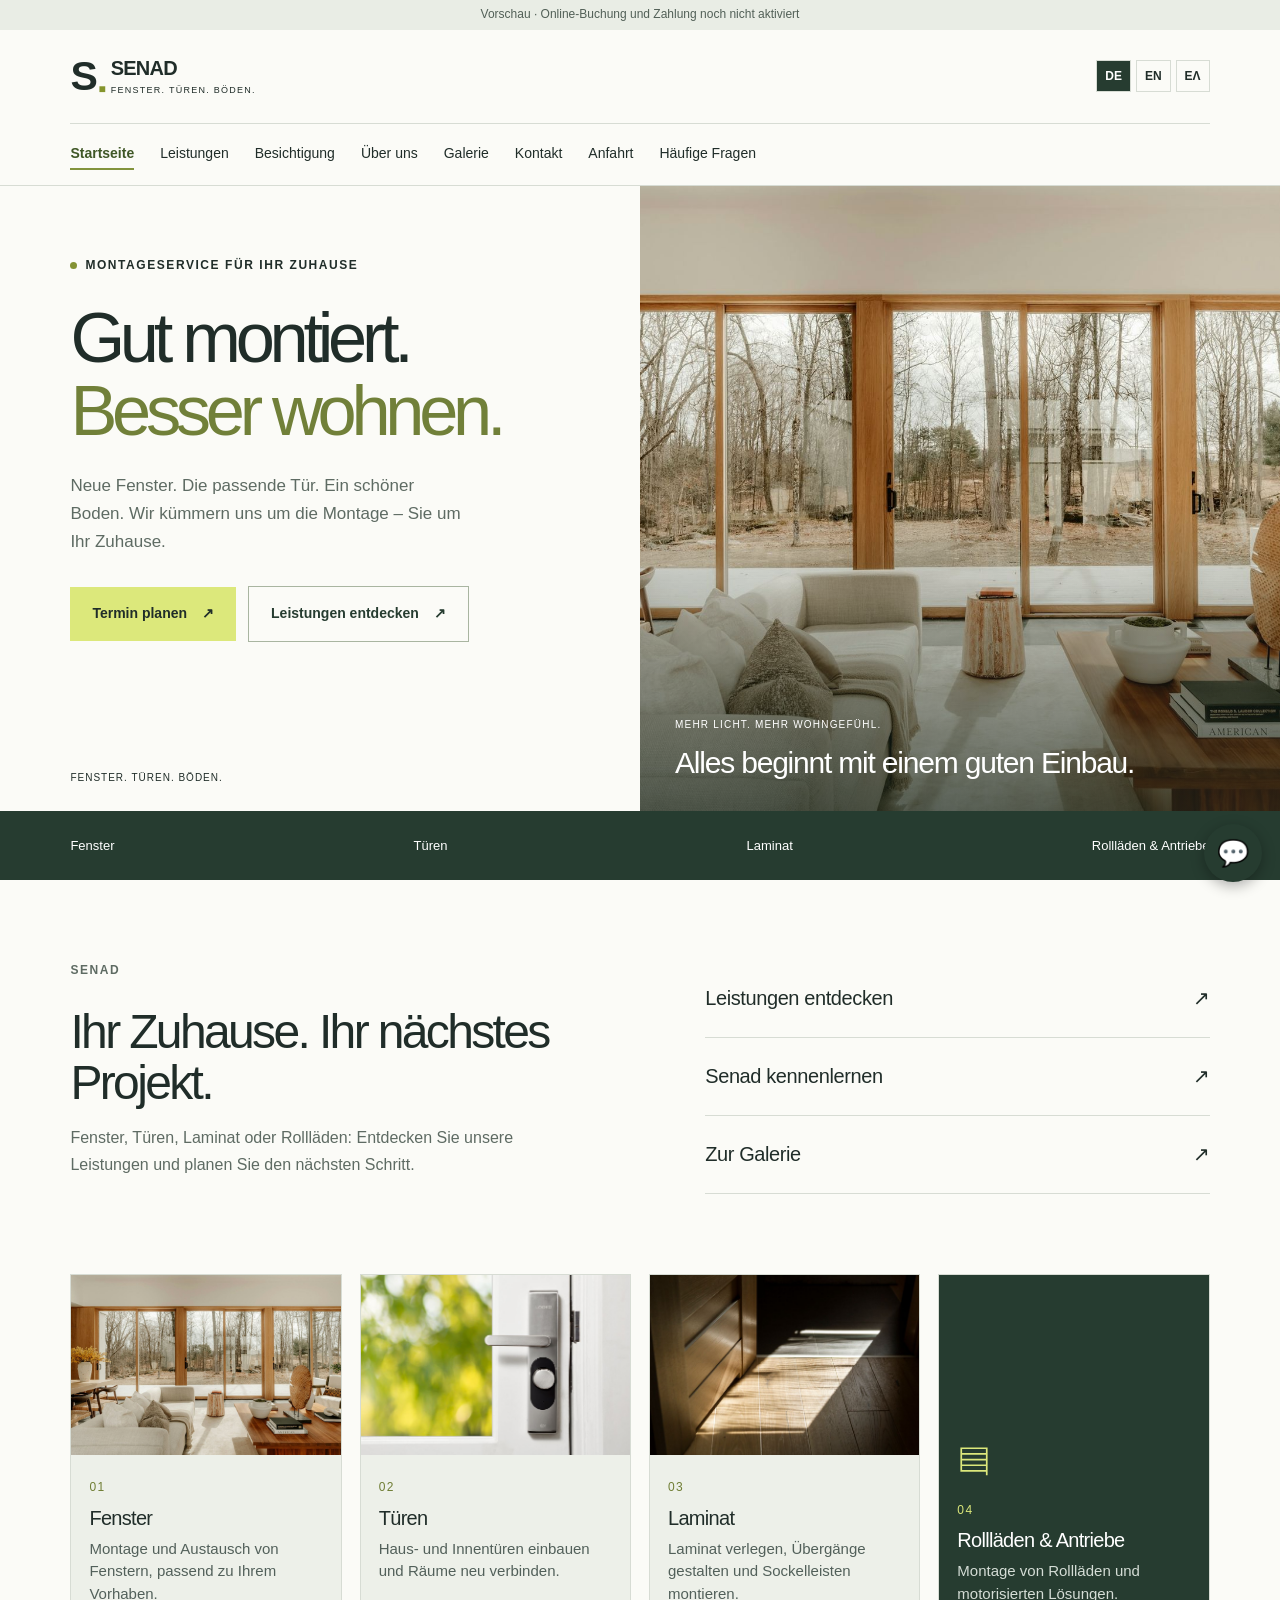
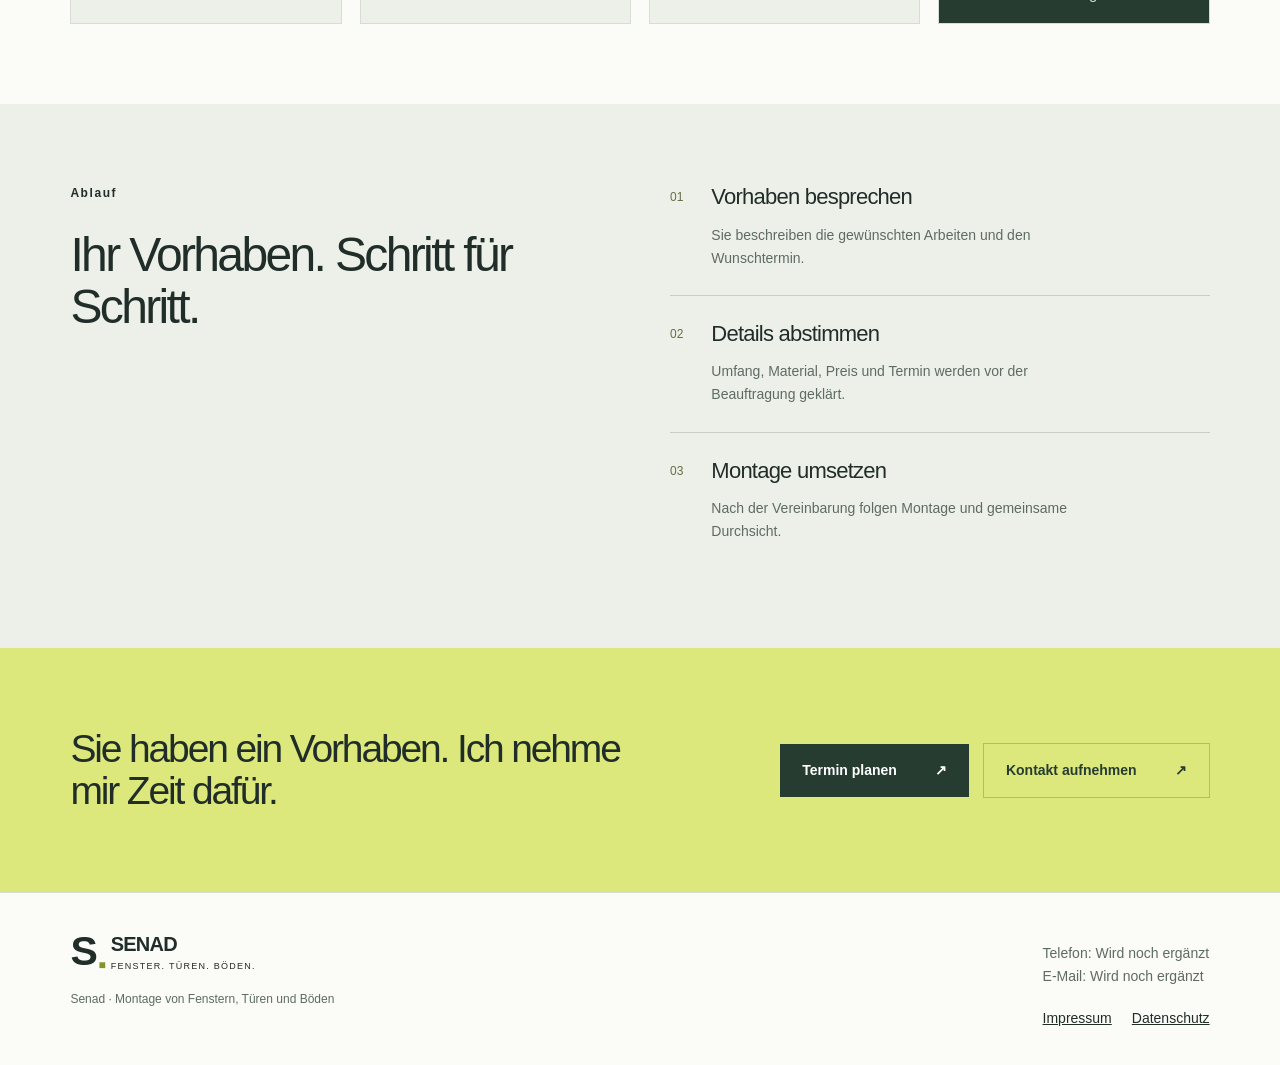
<file: index.html>
<!doctype html>
<html lang="de"><head><meta charset="utf-8"><meta name="viewport" content="width=device-width, initial-scale=1"><meta name="description" content="Senad – Startseite. Fenster, Türen, Laminat und motorisierte Rollläden."><title>Startseite | Senad</title><link rel="icon" href="assets/favicon.svg"><link rel="stylesheet" href="style.css"><link rel="stylesheet" href="chat.css"><script defer src="chat.js"></script><script defer src="content.js"></script><script defer src="pages.js"></script><script defer src="business.js"></script><script defer src="script.js"></script></head><body data-page="index"><noscript class="noscript">Bitte JavaScript für Sprachauswahl und Formular aktivieren. / Enable JavaScript for languages and the form. / Ενεργοποιήστε τη JavaScript για τις γλώσσες και τη φόρμα.</noscript><div id="site"><div class="draft">Vorschau · Online-Buchung und Zahlung noch nicht aktiviert</div><header class="multi-header"><div class="header-top"><a class="brand" href="index.html?lang=de"><span class="brand-mark">S<span>■</span></span><span>SENAD<small>FENSTER. TÜREN. BÖDEN.</small></span></a><div class="header-contact"></div><div class="languages" aria-label="Language / Sprache / Γλώσσα"><button type="button" data-lang="de" lang="de" aria-pressed="true">DE</button><button type="button" data-lang="en" lang="en" aria-pressed="false">EN</button><button type="button" data-lang="el" lang="el" aria-pressed="false">ΕΛ</button></div></div><nav class="main-nav" aria-label="Hauptnavigation"><a href="index.html?lang=de" aria-current="page">Startseite</a><a href="leistungen.html?lang=de" >Leistungen</a><a href="termin.html?lang=de" >Besichtigung</a><a href="ueber-uns.html?lang=de" >Über uns</a><a href="galerie.html?lang=de" >Galerie</a><a href="kontakt.html?lang=de" >Kontakt</a><a href="anfahrt.html?lang=de" >Anfahrt</a><a href="faq.html?lang=de" >Häufige Fragen</a></nav></header><main><section class="hero"><div class="hero-content"><p class="eyebrow"><span></span>MONTAGESERVICE FÜR IHR ZUHAUSE</p><h1>Gut montiert.<br><span>Besser wohnen.</span></h1><p class="lead">Neue Fenster. Die passende Tür. Ein schöner Boden. Wir kümmern uns um die Montage – Sie um Ihr Zuhause.</p><div class="action-row"><a class="button" href="termin.html?lang=de">Termin planen <span aria-hidden="true">↗</span></a><a class="button secondary-button" href="leistungen.html?lang=de">Leistungen entdecken <span aria-hidden="true">↗</span></a></div><div class="hero-bottom"><span>FENSTER. TÜREN. BÖDEN.</span></div></div><div class="hero-image"><img src="assets/interior.jpg" alt="Heller Wohnraum mit großen Fenstern"><div class="image-caption"><span>MEHR LICHT. MEHR WOHNGEFÜHL.</span><span>Alles beginnt mit einem guten Einbau.</span></div></div></section><div class="service-strip"><a href="leistungen.html?lang=de">Fenster</a><a href="leistungen.html?lang=de">Türen</a><a href="leistungen.html?lang=de">Laminat</a><a href="leistungen.html?lang=de">Rollläden &amp; Antriebe</a></div><section class="section home-intro"><div><p class="eyebrow">SENAD</p><h2>Ihr Zuhause. Ihr nächstes Projekt.</h2><p>Fenster, Türen, Laminat oder Rollläden: Entdecken Sie unsere Leistungen und planen Sie den nächsten Schritt.</p></div><div class="home-links"><a href="leistungen.html?lang=de">Leistungen entdecken <span aria-hidden="true">↗</span></a><a href="ueber-uns.html?lang=de">Senad kennenlernen <span aria-hidden="true">↗</span></a><a href="galerie.html?lang=de">Zur Galerie <span aria-hidden="true">↗</span></a></div></section><section class="section home-cards"><a class="home-card" href="leistungen.html?lang=de"><img src="assets/interior.jpg" alt="" loading="lazy"><div><span>01</span><h3>Fenster</h3><p>Montage und Austausch von Fenstern, passend zu Ihrem Vorhaben.</p></div></a><a class="home-card" href="leistungen.html?lang=de"><img src="assets/door-detail.jpg" alt="" loading="lazy"><div><span>02</span><h3>Türen</h3><p>Haus- und Innentüren einbauen und Räume neu verbinden.</p></div></a><a class="home-card" href="leistungen.html?lang=de"><img src="assets/floor-detail.jpg" alt="" loading="lazy"><div><span>03</span><h3>Laminat</h3><p>Laminat verlegen, Übergänge gestalten und Sockelleisten montieren.</p></div></a><a class="home-card home-card-dark" href="leistungen.html?lang=de"><svg width="34" height="34" viewBox="0 0 24 24" fill="none" stroke="currentColor" stroke-width="1.2" aria-hidden="true"><path d="M3 3h18v16H3zM3 7h18M3 11h18M3 15h18M21 19v3"/></svg><div><span>04</span><h3>Rollläden &amp; Antriebe</h3><p>Montage von Rollläden und motorisierten Lösungen.</p></div></a></section><section class="process section"><div><p class="eyebrow">Ablauf</p><h2>Ihr Vorhaben. Schritt für Schritt.</h2></div><ol><li><span>01</span><div><h3>Vorhaben besprechen</h3><p>Sie beschreiben die gewünschten Arbeiten und den Wunschtermin.</p></div></li><li><span>02</span><div><h3>Details abstimmen</h3><p>Umfang, Material, Preis und Termin werden vor der Beauftragung geklärt.</p></div></li><li><span>03</span><div><h3>Montage umsetzen</h3><p>Nach der Vereinbarung folgen Montage und gemeinsame Durchsicht.</p></div></li></ol></section><section class="callout section"><h2>Sie haben ein Vorhaben. Ich nehme mir Zeit dafür.</h2><div class="action-row"><a class="button" href="termin.html?lang=de">Termin planen <span aria-hidden="true">↗</span></a><a class="button secondary-button" href="kontakt.html?lang=de">Kontakt aufnehmen <span aria-hidden="true">↗</span></a></div></section></main><footer class="multi-footer"><div><a class="brand" href="index.html?lang=de"><span class="brand-mark">S<span>■</span></span><span>SENAD<small>FENSTER. TÜREN. BÖDEN.</small></span></a><p>Senad · Montage von Fenstern, Türen und Böden</p></div><div><p>Telefon: Wird noch ergänzt<br>E-Mail: Wird noch ergänzt</p><div class="legal-links"><a href="impressum.html?lang=de">Impressum</a><a href="datenschutz.html?lang=de">Datenschutz</a></div></div></footer></div></body></html>
</file>
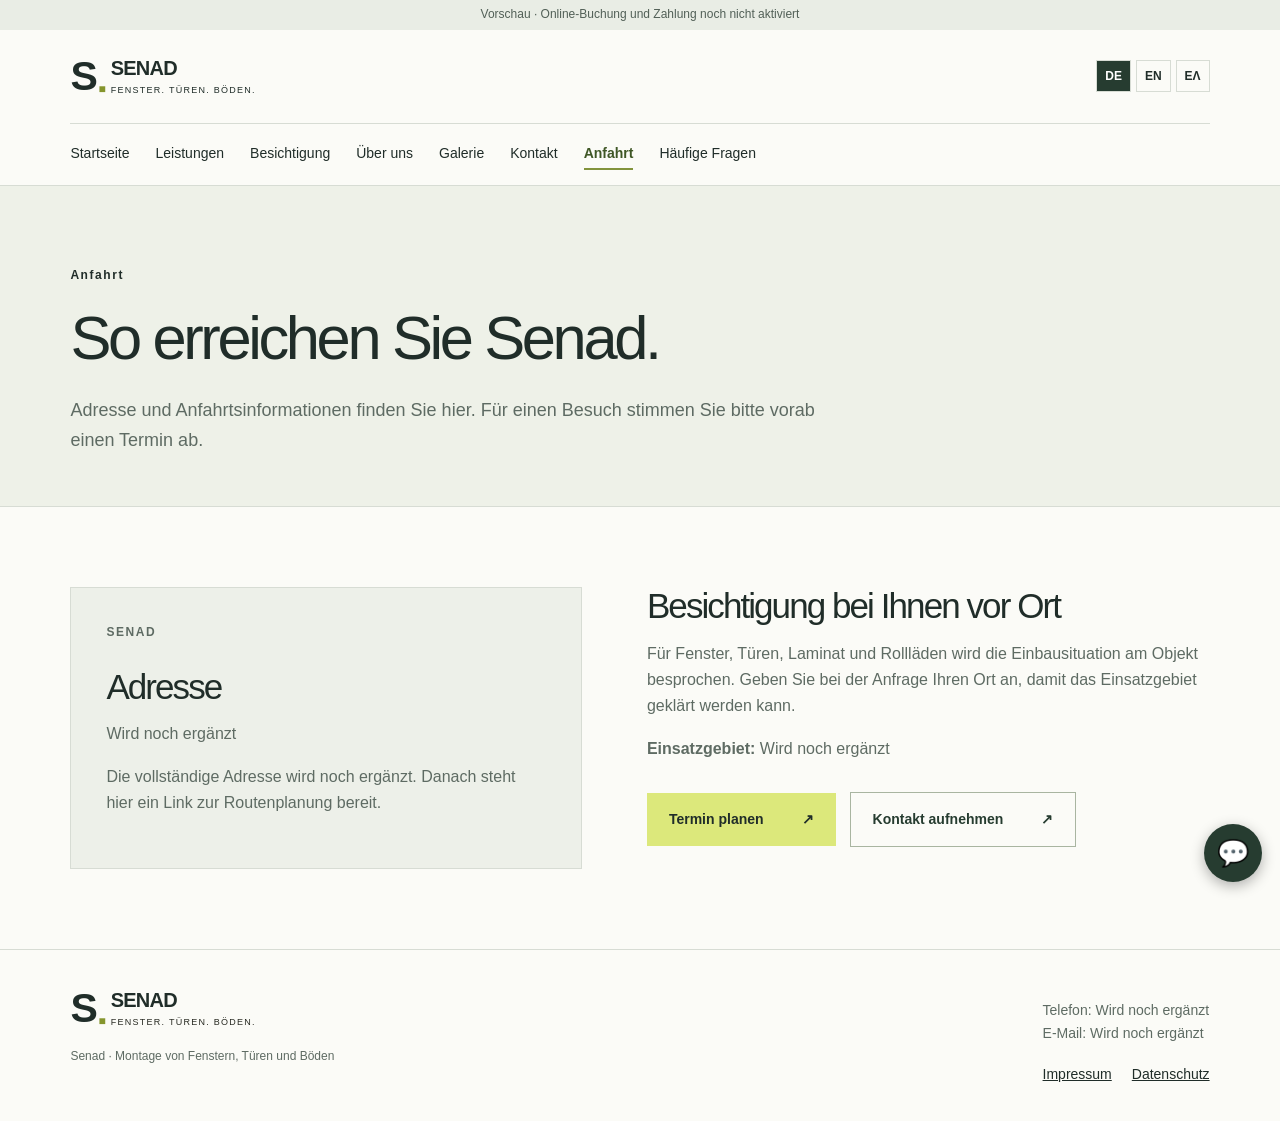
<file: anfahrt.html>
<!doctype html>
<html lang="de"><head><meta charset="utf-8"><meta name="viewport" content="width=device-width, initial-scale=1"><meta name="description" content="Senad – Anfahrt. Fenster, Türen, Laminat und motorisierte Rollläden."><title>Anfahrt | Senad</title><link rel="icon" href="assets/favicon.svg"><link rel="stylesheet" href="style.css"><link rel="stylesheet" href="chat.css"><script defer src="chat.js"></script><script defer src="content.js"></script><script defer src="pages.js"></script><script defer src="business.js"></script><script defer src="script.js"></script></head><body data-page="anfahrt"><noscript class="noscript">Bitte JavaScript für Sprachauswahl und Formular aktivieren. / Enable JavaScript for languages and the form. / Ενεργοποιήστε τη JavaScript για τις γλώσσες και τη φόρμα.</noscript><div id="site"><div class="draft">Vorschau · Online-Buchung und Zahlung noch nicht aktiviert</div><header class="multi-header"><div class="header-top"><a class="brand" href="index.html?lang=de"><span class="brand-mark">S<span>■</span></span><span>SENAD<small>FENSTER. TÜREN. BÖDEN.</small></span></a><div class="header-contact"></div><div class="languages" aria-label="Language / Sprache / Γλώσσα"><button type="button" data-lang="de" lang="de" aria-pressed="true">DE</button><button type="button" data-lang="en" lang="en" aria-pressed="false">EN</button><button type="button" data-lang="el" lang="el" aria-pressed="false">ΕΛ</button></div></div><nav class="main-nav" aria-label="Hauptnavigation"><a href="index.html?lang=de" >Startseite</a><a href="leistungen.html?lang=de" >Leistungen</a><a href="termin.html?lang=de" >Besichtigung</a><a href="ueber-uns.html?lang=de" >Über uns</a><a href="galerie.html?lang=de" >Galerie</a><a href="kontakt.html?lang=de" >Kontakt</a><a href="anfahrt.html?lang=de" aria-current="page">Anfahrt</a><a href="faq.html?lang=de" >Häufige Fragen</a></nav></header><main><section class="page-heading section"><p class="eyebrow">Anfahrt</p><h1>So erreichen Sie Senad.</h1><p class="page-lead">Adresse und Anfahrtsinformationen finden Sie hier. Für einen Besuch stimmen Sie bitte vorab einen Termin ab.</p></section><section class="section directions-layout"><div class="address-panel"><p class="eyebrow">SENAD</p><h2>Adresse</h2><p>Wird noch ergänzt</p><p>Die vollständige Adresse wird noch ergänzt. Danach steht hier ein Link zur Routenplanung bereit.</p></div><div><h2>Besichtigung bei Ihnen vor Ort</h2><p>Für Fenster, Türen, Laminat und Rollläden wird die Einbausituation am Objekt besprochen. Geben Sie bei der Anfrage Ihren Ort an, damit das Einsatzgebiet geklärt werden kann.</p><p><strong>Einsatzgebiet:</strong> Wird noch ergänzt</p><div class="action-row"><a class="button" href="termin.html?lang=de">Termin planen <span aria-hidden="true">↗</span></a><a class="button secondary-button" href="kontakt.html?lang=de">Kontakt aufnehmen <span aria-hidden="true">↗</span></a></div></div></section></main><footer class="multi-footer"><div><a class="brand" href="index.html?lang=de"><span class="brand-mark">S<span>■</span></span><span>SENAD<small>FENSTER. TÜREN. BÖDEN.</small></span></a><p>Senad · Montage von Fenstern, Türen und Böden</p></div><div><p>Telefon: Wird noch ergänzt<br>E-Mail: Wird noch ergänzt</p><div class="legal-links"><a href="impressum.html?lang=de">Impressum</a><a href="datenschutz.html?lang=de">Datenschutz</a></div></div></footer></div></body></html>
</file>
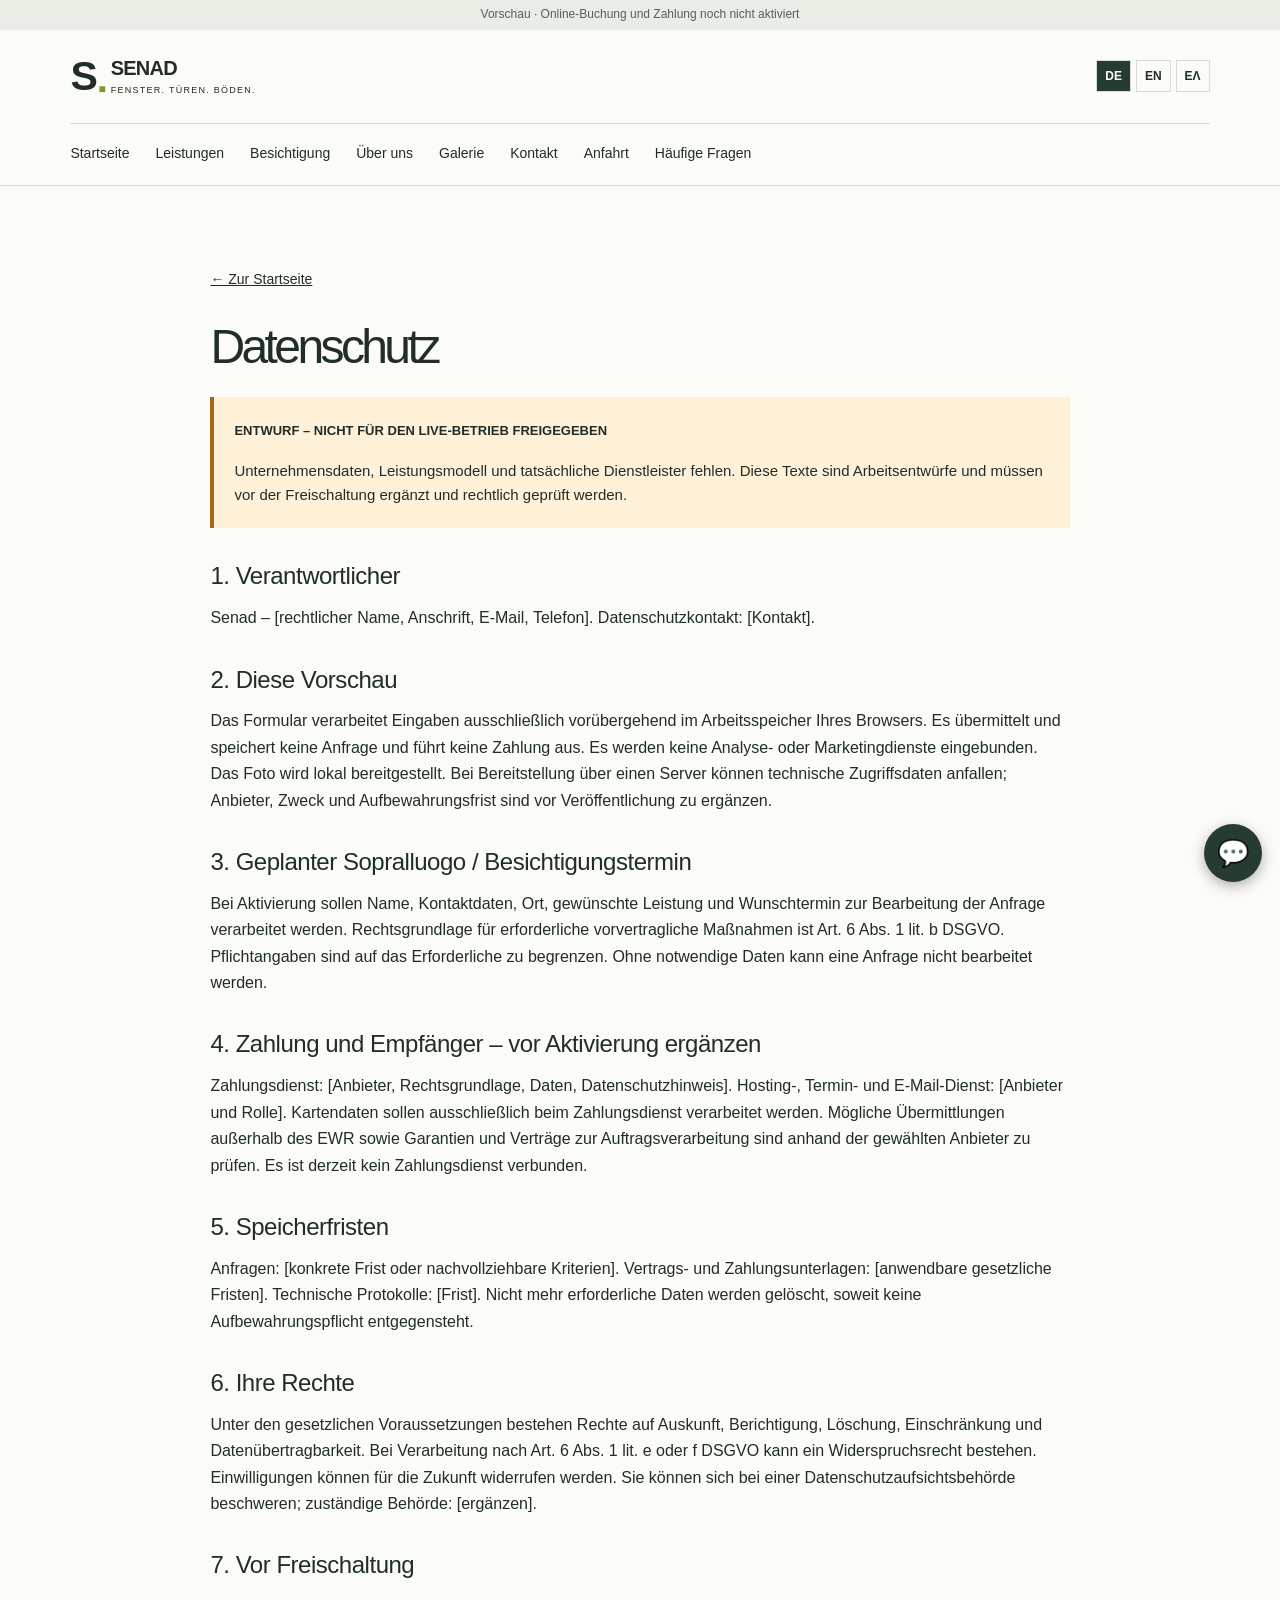
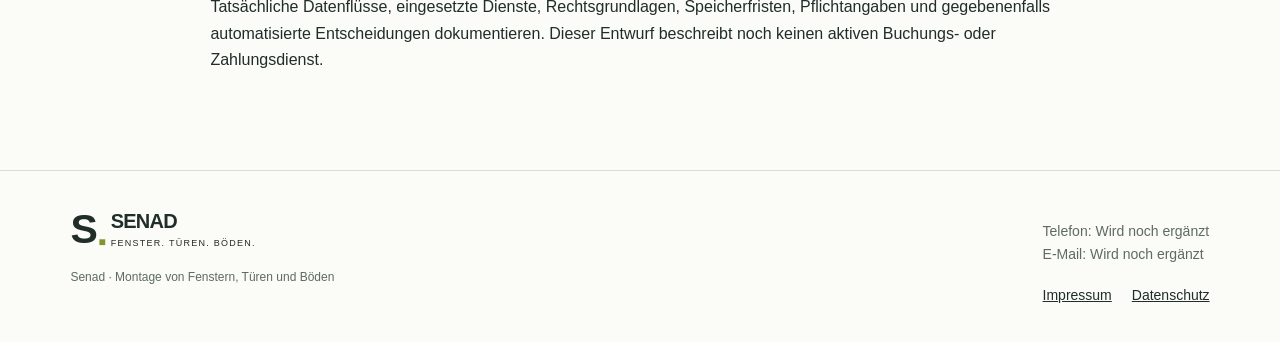
<file: datenschutz.html>
<!doctype html>
<html lang="de"><head><meta charset="utf-8"><meta name="viewport" content="width=device-width, initial-scale=1"><meta name="description" content="Senad – Datenschutz. Fenster, Türen, Laminat und motorisierte Rollläden."><title>Datenschutz | Senad</title><link rel="icon" href="assets/favicon.svg"><link rel="stylesheet" href="style.css"><link rel="stylesheet" href="chat.css"><script defer src="chat.js"></script><script defer src="content.js"></script><script defer src="pages.js"></script><script defer src="business.js"></script><script defer src="script.js"></script></head><body data-page="datenschutz"><noscript class="noscript">Bitte JavaScript für Sprachauswahl und Formular aktivieren. / Enable JavaScript for languages and the form. / Ενεργοποιήστε τη JavaScript για τις γλώσσες και τη φόρμα.</noscript><div id="site"><div class="draft">Vorschau · Online-Buchung und Zahlung noch nicht aktiviert</div><header class="multi-header"><div class="header-top"><a class="brand" href="index.html?lang=de"><span class="brand-mark">S<span>■</span></span><span>SENAD<small>FENSTER. TÜREN. BÖDEN.</small></span></a><div class="header-contact"></div><div class="languages" aria-label="Language / Sprache / Γλώσσα"><button type="button" data-lang="de" lang="de" aria-pressed="true">DE</button><button type="button" data-lang="en" lang="en" aria-pressed="false">EN</button><button type="button" data-lang="el" lang="el" aria-pressed="false">ΕΛ</button></div></div><nav class="main-nav" aria-label="Hauptnavigation"><a href="index.html?lang=de" >Startseite</a><a href="leistungen.html?lang=de" >Leistungen</a><a href="termin.html?lang=de" >Besichtigung</a><a href="ueber-uns.html?lang=de" >Über uns</a><a href="galerie.html?lang=de" >Galerie</a><a href="kontakt.html?lang=de" >Kontakt</a><a href="anfahrt.html?lang=de" >Anfahrt</a><a href="faq.html?lang=de" >Häufige Fragen</a></nav></header><main class="section legal-page"><a class="back" href="index.html?lang=de">← Zur Startseite</a><h1>Datenschutz</h1><aside class="legal-warning"><strong>ENTWURF – NICHT FÜR DEN LIVE-BETRIEB FREIGEGEBEN</strong><p>Unternehmensdaten, Leistungsmodell und tatsächliche Dienstleister fehlen. Diese Texte sind Arbeitsentwürfe und müssen vor der Freischaltung ergänzt und rechtlich geprüft werden.</p></aside><section><h2>1. Verantwortlicher</h2><p>Senad – [rechtlicher Name, Anschrift, E-Mail, Telefon]. Datenschutzkontakt: [Kontakt].</p></section><section><h2>2. Diese Vorschau</h2><p>Das Formular verarbeitet Eingaben ausschließlich vorübergehend im Arbeitsspeicher Ihres Browsers. Es übermittelt und speichert keine Anfrage und führt keine Zahlung aus. Es werden keine Analyse- oder Marketingdienste eingebunden. Das Foto wird lokal bereitgestellt. Bei Bereitstellung über einen Server können technische Zugriffsdaten anfallen; Anbieter, Zweck und Aufbewahrungsfrist sind vor Veröffentlichung zu ergänzen.</p></section><section><h2>3. Geplanter Sopralluogo / Besichtigungstermin</h2><p>Bei Aktivierung sollen Name, Kontaktdaten, Ort, gewünschte Leistung und Wunschtermin zur Bearbeitung der Anfrage verarbeitet werden. Rechtsgrundlage für erforderliche vorvertragliche Maßnahmen ist Art. 6 Abs. 1 lit. b DSGVO. Pflichtangaben sind auf das Erforderliche zu begrenzen. Ohne notwendige Daten kann eine Anfrage nicht bearbeitet werden.</p></section><section><h2>4. Zahlung und Empfänger – vor Aktivierung ergänzen</h2><p>Zahlungsdienst: [Anbieter, Rechtsgrundlage, Daten, Datenschutzhinweis]. Hosting-, Termin- und E-Mail-Dienst: [Anbieter und Rolle]. Kartendaten sollen ausschließlich beim Zahlungsdienst verarbeitet werden. Mögliche Übermittlungen außerhalb des EWR sowie Garantien und Verträge zur Auftragsverarbeitung sind anhand der gewählten Anbieter zu prüfen. Es ist derzeit kein Zahlungsdienst verbunden.</p></section><section><h2>5. Speicherfristen</h2><p>Anfragen: [konkrete Frist oder nachvollziehbare Kriterien]. Vertrags- und Zahlungsunterlagen: [anwendbare gesetzliche Fristen]. Technische Protokolle: [Frist]. Nicht mehr erforderliche Daten werden gelöscht, soweit keine Aufbewahrungspflicht entgegensteht.</p></section><section><h2>6. Ihre Rechte</h2><p>Unter den gesetzlichen Voraussetzungen bestehen Rechte auf Auskunft, Berichtigung, Löschung, Einschränkung und Datenübertragbarkeit. Bei Verarbeitung nach Art. 6 Abs. 1 lit. e oder f DSGVO kann ein Widerspruchsrecht bestehen. Einwilligungen können für die Zukunft widerrufen werden. Sie können sich bei einer Datenschutzaufsichtsbehörde beschweren; zuständige Behörde: [ergänzen].</p></section><section><h2>7. Vor Freischaltung</h2><p>Tatsächliche Datenflüsse, eingesetzte Dienste, Rechtsgrundlagen, Speicherfristen, Pflichtangaben und gegebenenfalls automatisierte Entscheidungen dokumentieren. Dieser Entwurf beschreibt noch keinen aktiven Buchungs- oder Zahlungsdienst.</p></section></main><footer class="multi-footer"><div><a class="brand" href="index.html?lang=de"><span class="brand-mark">S<span>■</span></span><span>SENAD<small>FENSTER. TÜREN. BÖDEN.</small></span></a><p>Senad · Montage von Fenstern, Türen und Böden</p></div><div><p>Telefon: Wird noch ergänzt<br>E-Mail: Wird noch ergänzt</p><div class="legal-links"><a href="impressum.html?lang=de">Impressum</a><a href="datenschutz.html?lang=de">Datenschutz</a></div></div></footer></div></body></html>
</file>
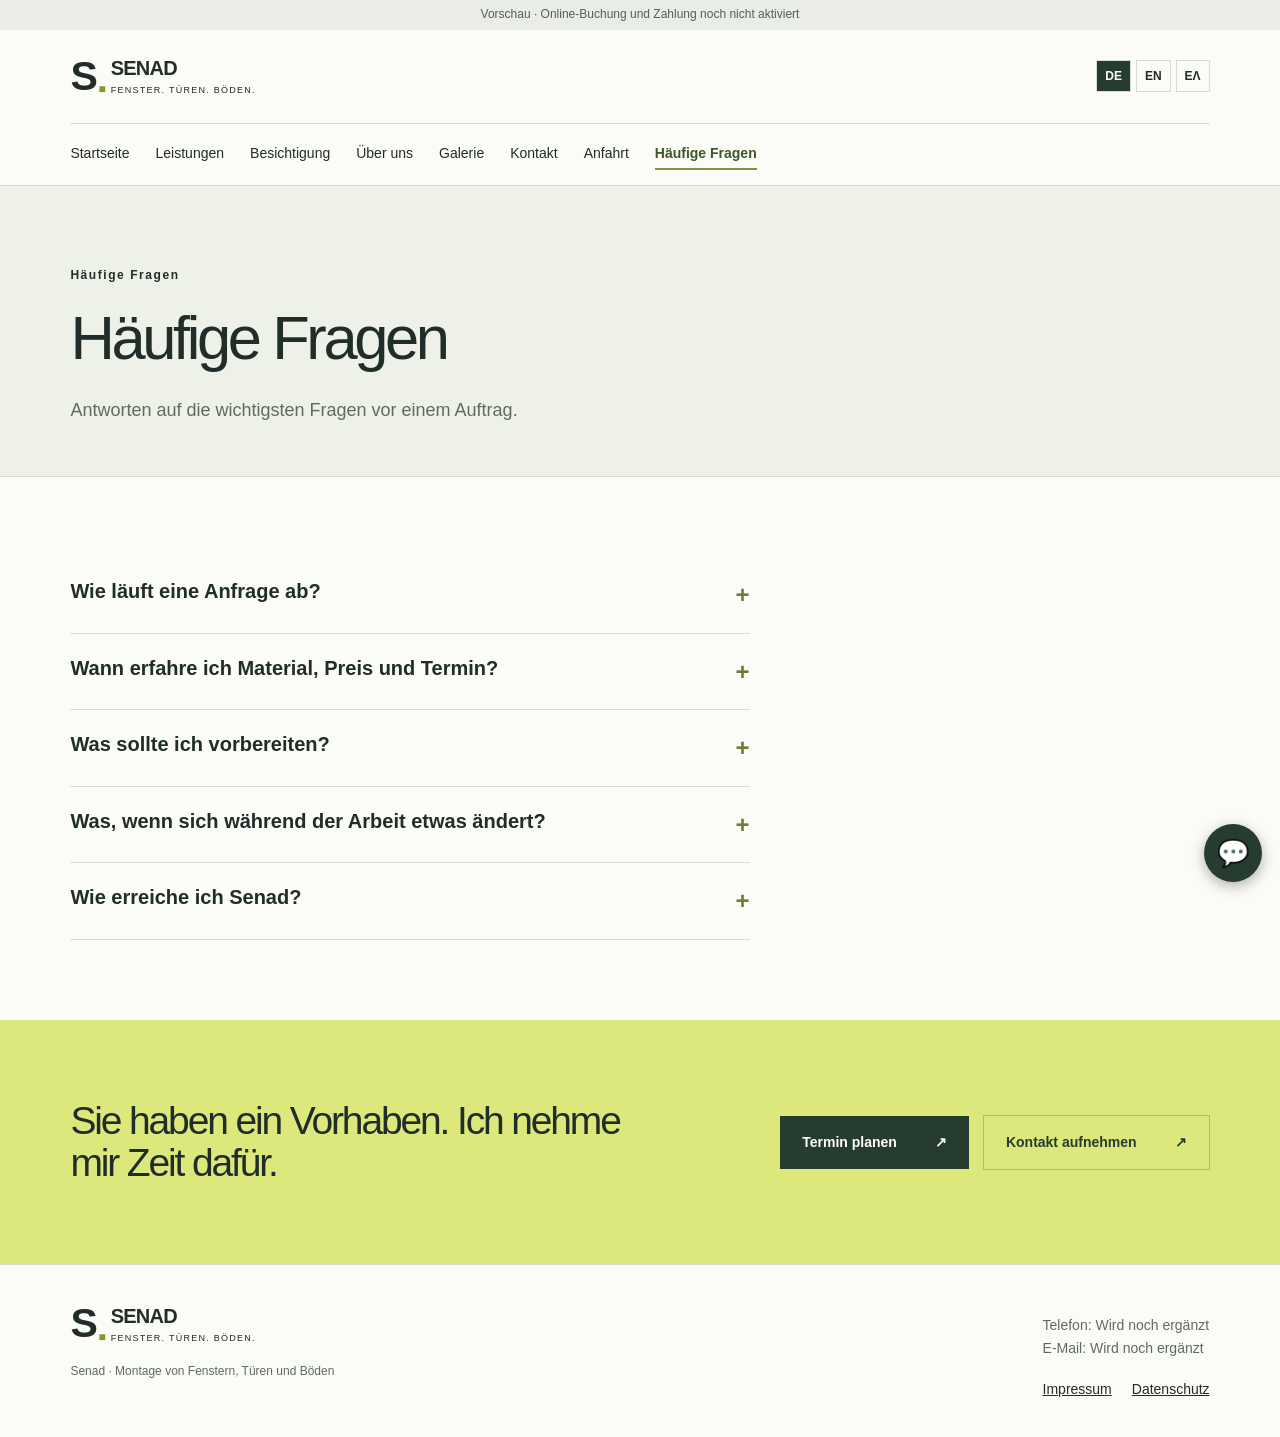
<file: faq.html>
<!doctype html>
<html lang="de"><head><meta charset="utf-8"><meta name="viewport" content="width=device-width, initial-scale=1"><meta name="description" content="Senad – Häufige Fragen zu Fenstern, Türen, Laminat und Rollläden."><title>Häufige Fragen | Senad</title><link rel="icon" href="assets/favicon.svg"><link rel="stylesheet" href="style.css"><link rel="stylesheet" href="chat.css"><script defer src="chat.js"></script><script defer src="content.js"></script><script defer src="pages.js"></script><script defer src="business.js"></script><script defer src="script.js"></script></head><body data-page="faq"><noscript class="noscript">Bitte JavaScript für Sprachauswahl und Formular aktivieren. / Enable JavaScript for languages and the form. / Ενεργοποιήστε τη JavaScript για τις γλώσσες και τη φόρμα.</noscript><div id="site"><div class="draft">Vorschau · Online-Buchung und Zahlung noch nicht aktiviert</div><header class="multi-header"><div class="header-top"><a class="brand" href="index.html?lang=de"><span class="brand-mark">S<span>■</span></span><span>SENAD<small>FENSTER. TÜREN. BÖDEN.</small></span></a><div class="header-contact"></div><div class="languages" aria-label="Language / Sprache / Γλώσσα"><button type="button" data-lang="de" lang="de" aria-pressed="true">DE</button><button type="button" data-lang="en" lang="en" aria-pressed="false">EN</button><button type="button" data-lang="el" lang="el" aria-pressed="false">ΕΛ</button></div></div><nav class="main-nav" aria-label="Hauptnavigation"><a href="index.html?lang=de" >Startseite</a><a href="leistungen.html?lang=de" >Leistungen</a><a href="termin.html?lang=de" >Besichtigung</a><a href="ueber-uns.html?lang=de" >Über uns</a><a href="galerie.html?lang=de" >Galerie</a><a href="kontakt.html?lang=de" >Kontakt</a><a href="anfahrt.html?lang=de" >Anfahrt</a><a href="faq.html?lang=de" aria-current="page">Häufige Fragen</a></nav></header><main><section class="page-heading section"><p class="eyebrow">Häufige Fragen</p><h1>Häufige Fragen</h1><p class="page-lead">Antworten auf die wichtigsten Fragen vor einem Auftrag.</p></section><section class="section faq-list"><details><summary>Wie läuft eine Anfrage ab?</summary><p>Sie schildern Ihr Vorhaben und Ihren Wunschtermin. Anschließend stimmen wir die Einzelheiten ab.</p></details><details><summary>Wann erfahre ich Material, Preis und Termin?</summary><p>Leistungsumfang, Material, Kosten und Termin werden vor der Beauftragung geklärt.</p></details><details><summary>Was sollte ich vorbereiten?</summary><p>Hilfreich sind Maße, Fotos der Einbausituation und Ihre Wünsche zu Ausführung und Zeitraum.</p></details><details><summary>Was, wenn sich während der Arbeit etwas ändert?</summary><p>Dann sprechen wir darüber, bevor es weitergeht.</p></details><details><summary>Wie erreiche ich Senad?</summary><p>Über die Kontaktseite oder die Terminanfrage. Die Chat-Hilfe unten rechts führt Sie zur passenden Seite.</p></details></section><section class="callout section"><h2>Sie haben ein Vorhaben. Ich nehme mir Zeit dafür.</h2><div class="action-row"><a class="button" href="termin.html?lang=de">Termin planen <span aria-hidden="true">↗</span></a><a class="button secondary-button" href="kontakt.html?lang=de">Kontakt aufnehmen <span aria-hidden="true">↗</span></a></div></section></main><footer class="multi-footer"><div><a class="brand" href="index.html?lang=de"><span class="brand-mark">S<span>■</span></span><span>SENAD<small>FENSTER. TÜREN. BÖDEN.</small></span></a><p>Senad · Montage von Fenstern, Türen und Böden</p></div><div><p>Telefon: Wird noch ergänzt<br>E-Mail: Wird noch ergänzt</p><div class="legal-links"><a href="impressum.html?lang=de">Impressum</a><a href="datenschutz.html?lang=de">Datenschutz</a></div></div></footer></div></body></html>
</file>
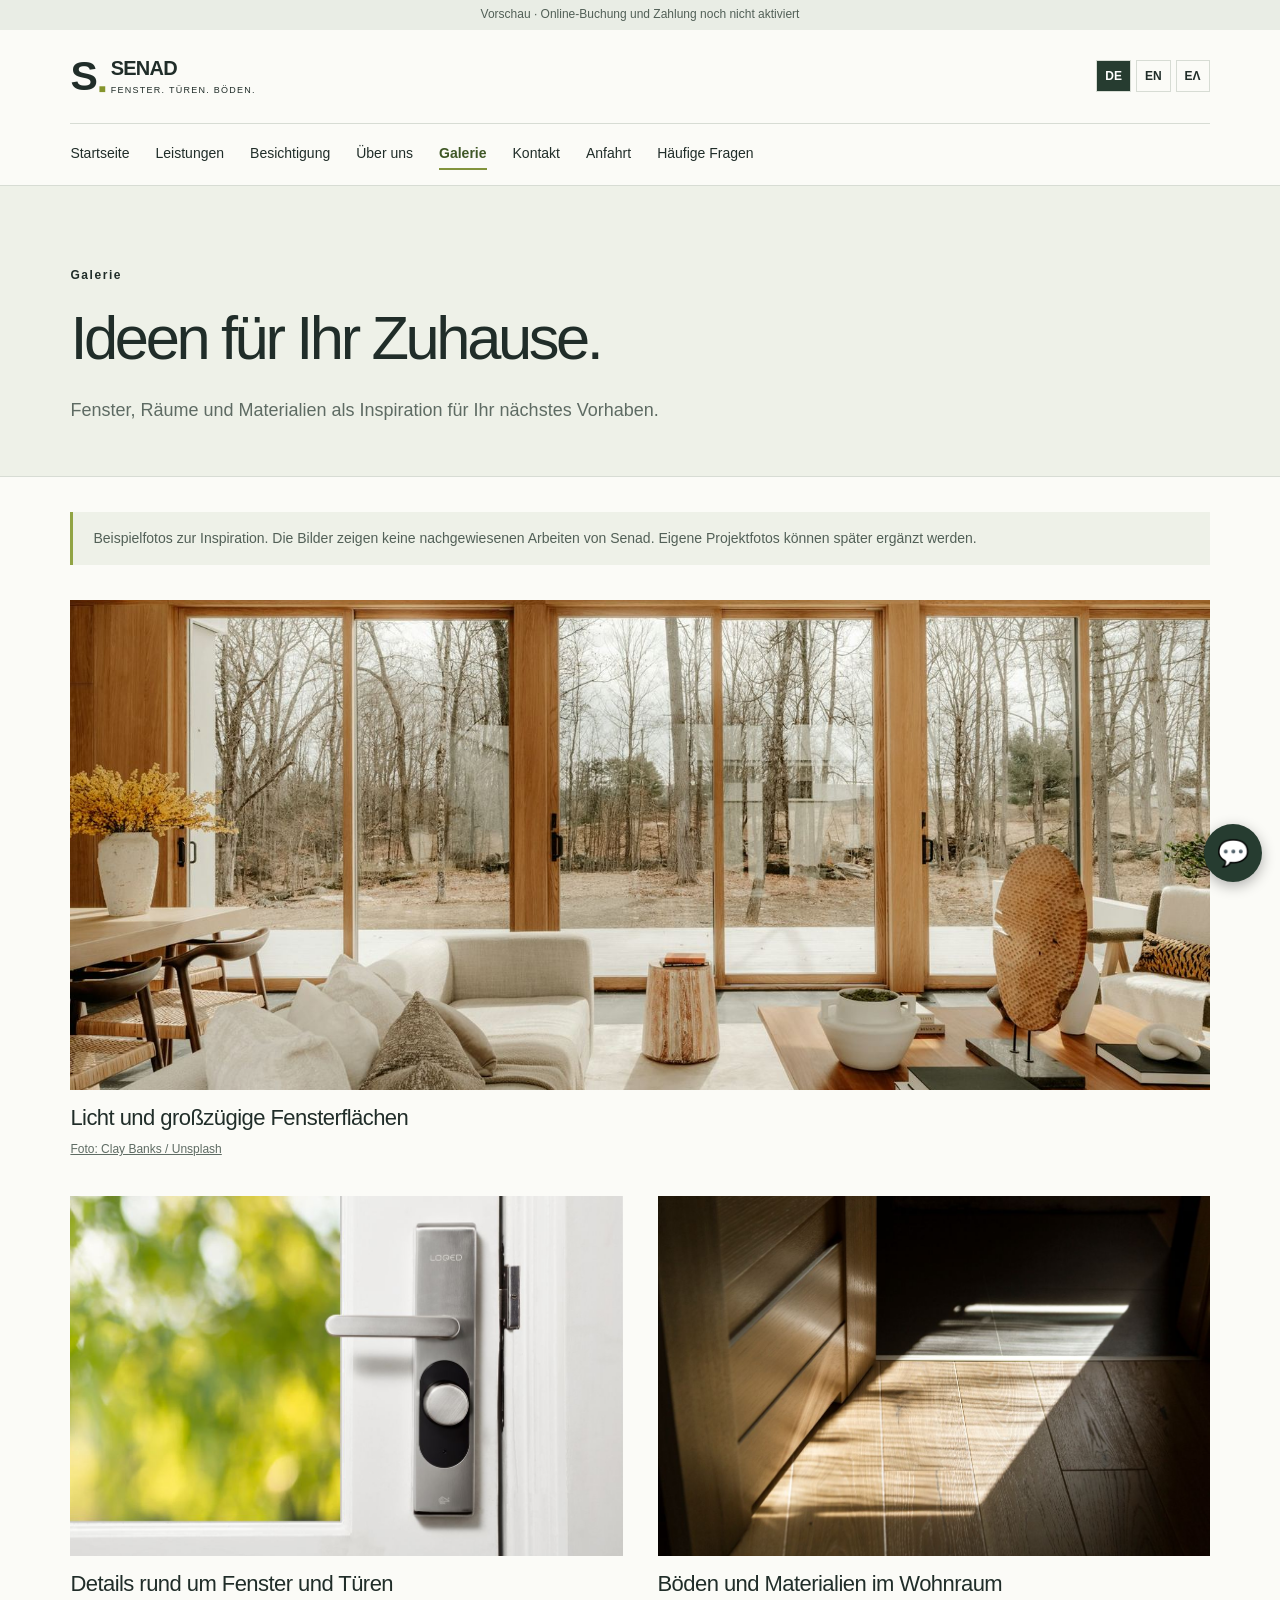
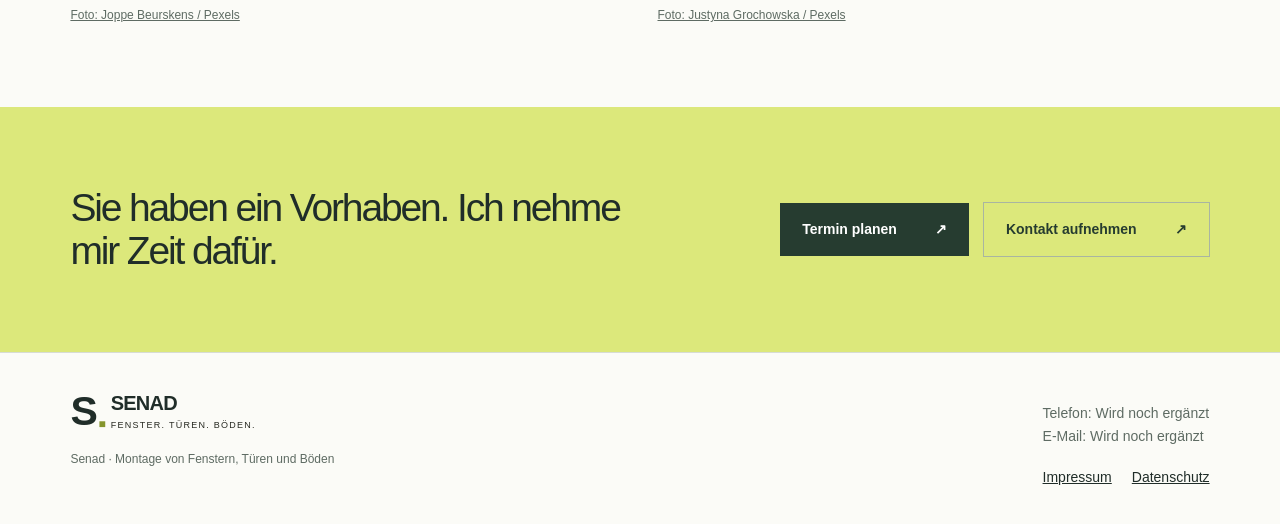
<file: galerie.html>
<!doctype html>
<html lang="de"><head><meta charset="utf-8"><meta name="viewport" content="width=device-width, initial-scale=1"><meta name="description" content="Senad – Galerie. Fenster, Türen, Laminat und motorisierte Rollläden."><title>Galerie | Senad</title><link rel="icon" href="assets/favicon.svg"><link rel="stylesheet" href="style.css"><link rel="stylesheet" href="chat.css"><script defer src="chat.js"></script><script defer src="content.js"></script><script defer src="pages.js"></script><script defer src="business.js"></script><script defer src="script.js"></script></head><body data-page="galerie"><noscript class="noscript">Bitte JavaScript für Sprachauswahl und Formular aktivieren. / Enable JavaScript for languages and the form. / Ενεργοποιήστε τη JavaScript για τις γλώσσες και τη φόρμα.</noscript><div id="site"><div class="draft">Vorschau · Online-Buchung und Zahlung noch nicht aktiviert</div><header class="multi-header"><div class="header-top"><a class="brand" href="index.html?lang=de"><span class="brand-mark">S<span>■</span></span><span>SENAD<small>FENSTER. TÜREN. BÖDEN.</small></span></a><div class="header-contact"></div><div class="languages" aria-label="Language / Sprache / Γλώσσα"><button type="button" data-lang="de" lang="de" aria-pressed="true">DE</button><button type="button" data-lang="en" lang="en" aria-pressed="false">EN</button><button type="button" data-lang="el" lang="el" aria-pressed="false">ΕΛ</button></div></div><nav class="main-nav" aria-label="Hauptnavigation"><a href="index.html?lang=de" >Startseite</a><a href="leistungen.html?lang=de" >Leistungen</a><a href="termin.html?lang=de" >Besichtigung</a><a href="ueber-uns.html?lang=de" >Über uns</a><a href="galerie.html?lang=de" aria-current="page">Galerie</a><a href="kontakt.html?lang=de" >Kontakt</a><a href="anfahrt.html?lang=de" >Anfahrt</a><a href="faq.html?lang=de" >Häufige Fragen</a></nav></header><main><section class="page-heading section"><p class="eyebrow">Galerie</p><h1>Ideen für Ihr Zuhause.</h1><p class="page-lead">Fenster, Räume und Materialien als Inspiration für Ihr nächstes Vorhaben.</p></section><section class="section gallery-section"><p class="gallery-notice">Beispielfotos zur Inspiration. Die Bilder zeigen keine nachgewiesenen Arbeiten von Senad. Eigene Projektfotos können später ergänzt werden.</p><div class="gallery-grid"><figure><a href="assets/interior.jpg" target="_blank" rel="noopener" aria-label="Licht und großzügige Fensterflächen"><img src="assets/interior.jpg" alt="Licht und großzügige Fensterflächen" loading="lazy"></a><figcaption><h2>Licht und großzügige Fensterflächen</h2><a href="https://unsplash.com/photos/modern-living-room-with-large-windows-overlooking-trees-A9DmoCgM5iw" target="_blank" rel="noopener noreferrer">Foto: Clay Banks / Unsplash</a></figcaption></figure><figure><a href="assets/door-detail.jpg" target="_blank" rel="noopener" aria-label="Details rund um Fenster und Türen"><img src="assets/door-detail.jpg" alt="Details rund um Fenster und Türen" loading="lazy"></a><figcaption><h2>Details rund um Fenster und Türen</h2><a href="https://www.pexels.com/photo/doorknob-on-a-window-6689289/" target="_blank" rel="noopener noreferrer">Foto: Joppe Beurskens / Pexels</a></figcaption></figure><figure><a href="assets/floor-detail.jpg" target="_blank" rel="noopener" aria-label="Böden und Materialien im Wohnraum"><img src="assets/floor-detail.jpg" alt="Böden und Materialien im Wohnraum" loading="lazy"></a><figcaption><h2>Böden und Materialien im Wohnraum</h2><a href="https://www.pexels.com/photo/a-rectangular-sunlight-cast-on-parquet-floor-9819644/" target="_blank" rel="noopener noreferrer">Foto: Justyna Grochowska / Pexels</a></figcaption></figure></div></section><section class="callout section"><h2>Sie haben ein Vorhaben. Ich nehme mir Zeit dafür.</h2><div class="action-row"><a class="button" href="termin.html?lang=de">Termin planen <span aria-hidden="true">↗</span></a><a class="button secondary-button" href="kontakt.html?lang=de">Kontakt aufnehmen <span aria-hidden="true">↗</span></a></div></section></main><footer class="multi-footer"><div><a class="brand" href="index.html?lang=de"><span class="brand-mark">S<span>■</span></span><span>SENAD<small>FENSTER. TÜREN. BÖDEN.</small></span></a><p>Senad · Montage von Fenstern, Türen und Böden</p></div><div><p>Telefon: Wird noch ergänzt<br>E-Mail: Wird noch ergänzt</p><div class="legal-links"><a href="impressum.html?lang=de">Impressum</a><a href="datenschutz.html?lang=de">Datenschutz</a></div></div></footer></div></body></html>
</file>
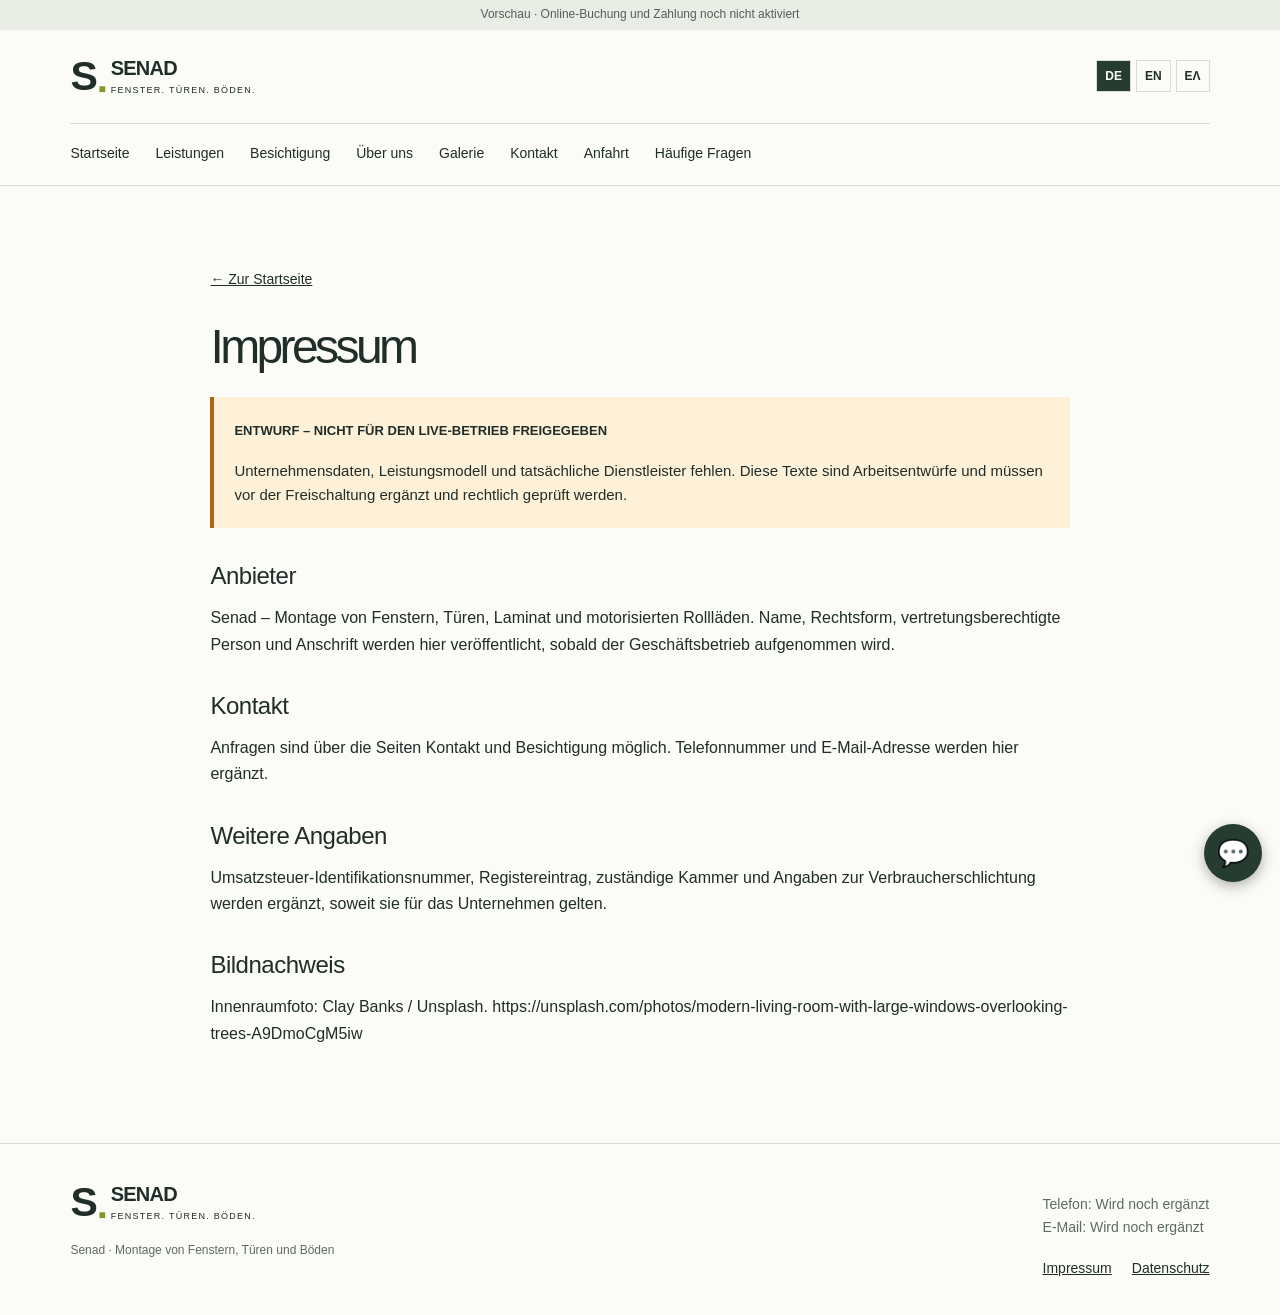
<file: impressum.html>
<!doctype html>
<html lang="de"><head><meta charset="utf-8"><meta name="viewport" content="width=device-width, initial-scale=1"><meta name="description" content="Senad – Impressum. Fenster, Türen, Laminat und motorisierte Rollläden."><title>Impressum | Senad</title><link rel="icon" href="assets/favicon.svg"><link rel="stylesheet" href="style.css"><link rel="stylesheet" href="chat.css"><script defer src="chat.js"></script><script defer src="content.js"></script><script defer src="pages.js"></script><script defer src="business.js"></script><script defer src="script.js"></script></head><body data-page="impressum"><noscript class="noscript">Bitte JavaScript für Sprachauswahl und Formular aktivieren. / Enable JavaScript for languages and the form. / Ενεργοποιήστε τη JavaScript για τις γλώσσες και τη φόρμα.</noscript><div id="site"><div class="draft">Vorschau · Online-Buchung und Zahlung noch nicht aktiviert</div><header class="multi-header"><div class="header-top"><a class="brand" href="index.html?lang=de"><span class="brand-mark">S<span>■</span></span><span>SENAD<small>FENSTER. TÜREN. BÖDEN.</small></span></a><div class="header-contact"></div><div class="languages" aria-label="Language / Sprache / Γλώσσα"><button type="button" data-lang="de" lang="de" aria-pressed="true">DE</button><button type="button" data-lang="en" lang="en" aria-pressed="false">EN</button><button type="button" data-lang="el" lang="el" aria-pressed="false">ΕΛ</button></div></div><nav class="main-nav" aria-label="Hauptnavigation"><a href="index.html?lang=de" >Startseite</a><a href="leistungen.html?lang=de" >Leistungen</a><a href="termin.html?lang=de" >Besichtigung</a><a href="ueber-uns.html?lang=de" >Über uns</a><a href="galerie.html?lang=de" >Galerie</a><a href="kontakt.html?lang=de" >Kontakt</a><a href="anfahrt.html?lang=de" >Anfahrt</a><a href="faq.html?lang=de" >Häufige Fragen</a></nav></header><main class="section legal-page"><a class="back" href="index.html?lang=de">← Zur Startseite</a><h1>Impressum</h1><aside class="legal-warning"><strong>ENTWURF – NICHT FÜR DEN LIVE-BETRIEB FREIGEGEBEN</strong><p>Unternehmensdaten, Leistungsmodell und tatsächliche Dienstleister fehlen. Diese Texte sind Arbeitsentwürfe und müssen vor der Freischaltung ergänzt und rechtlich geprüft werden.</p></aside><section><h2>Anbieter</h2><p>Senad – Montage von Fenstern, Türen, Laminat und motorisierten Rollläden. Name, Rechtsform, vertretungsberechtigte Person und Anschrift werden hier veröffentlicht, sobald der Geschäftsbetrieb aufgenommen wird.</p></section><section><h2>Kontakt</h2><p>Anfragen sind über die Seiten Kontakt und Besichtigung möglich. Telefonnummer und E-Mail-Adresse werden hier ergänzt.</p></section><section><h2>Weitere Angaben</h2><p>Umsatzsteuer-Identifikationsnummer, Registereintrag, zuständige Kammer und Angaben zur Verbraucherschlichtung werden ergänzt, soweit sie für das Unternehmen gelten.</p></section><section><h2>Bildnachweis</h2><p>Innenraumfoto: Clay Banks / Unsplash. https://unsplash.com/photos/modern-living-room-with-large-windows-overlooking-trees-A9DmoCgM5iw</p></section></main><footer class="multi-footer"><div><a class="brand" href="index.html?lang=de"><span class="brand-mark">S<span>■</span></span><span>SENAD<small>FENSTER. TÜREN. BÖDEN.</small></span></a><p>Senad · Montage von Fenstern, Türen und Böden</p></div><div><p>Telefon: Wird noch ergänzt<br>E-Mail: Wird noch ergänzt</p><div class="legal-links"><a href="impressum.html?lang=de">Impressum</a><a href="datenschutz.html?lang=de">Datenschutz</a></div></div></footer></div></body></html>
</file>
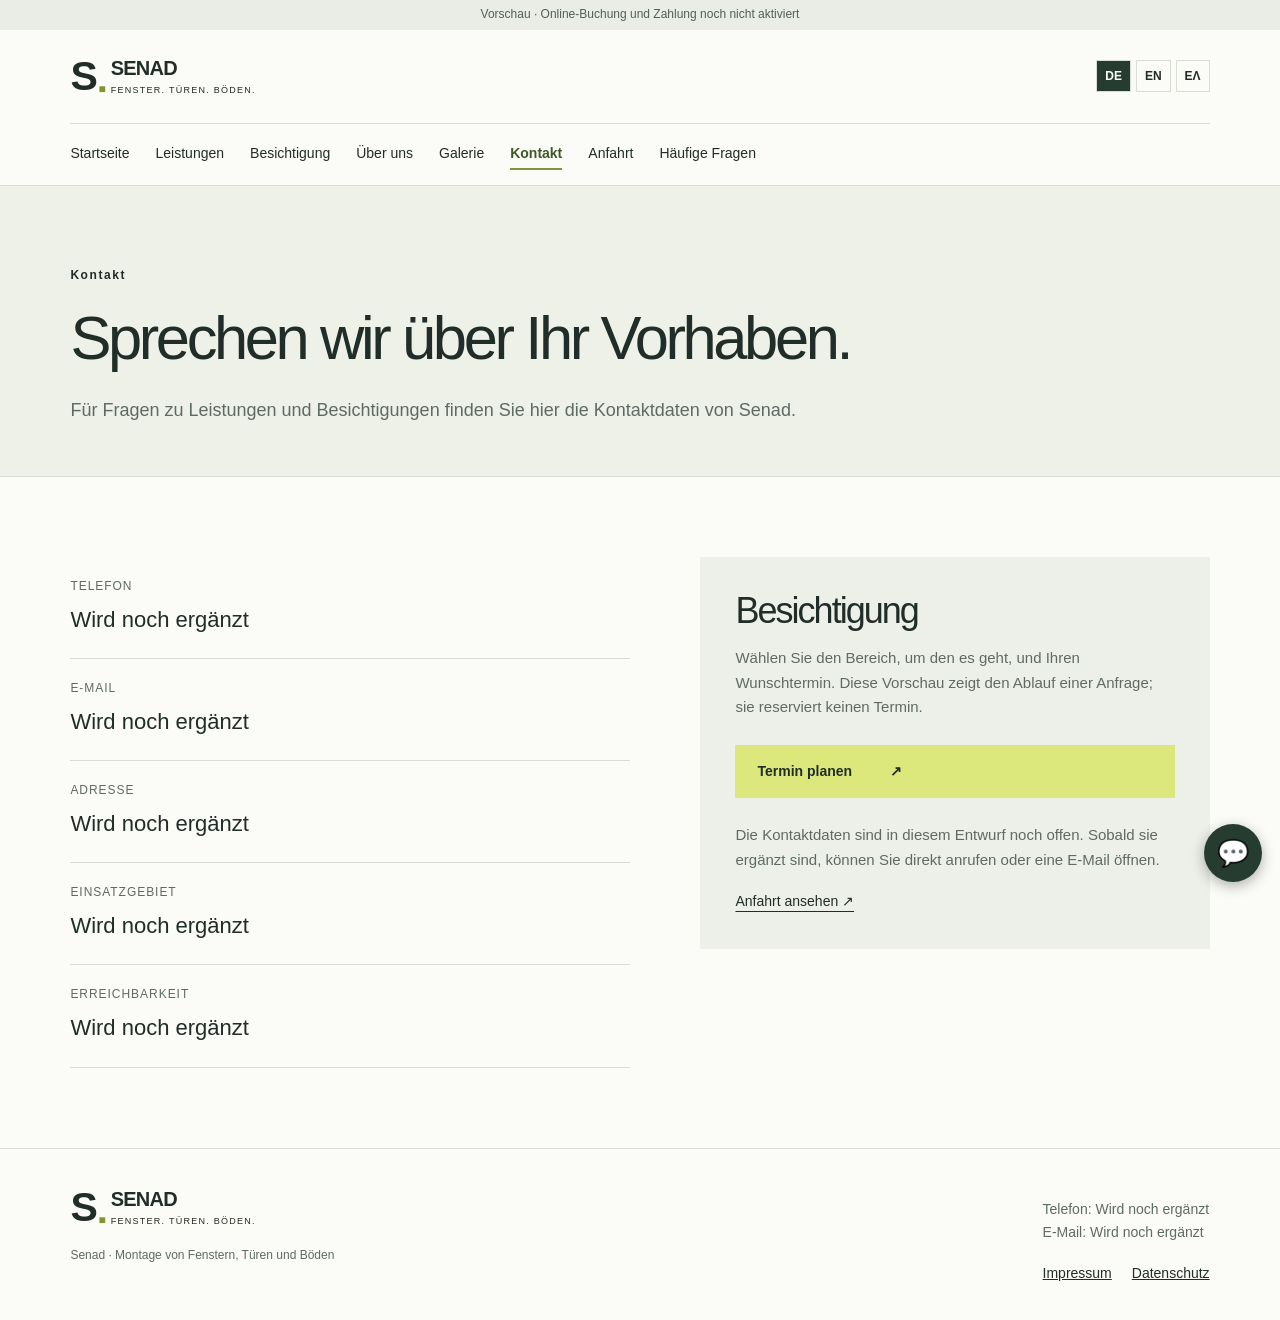
<file: kontakt.html>
<!doctype html>
<html lang="de"><head><meta charset="utf-8"><meta name="viewport" content="width=device-width, initial-scale=1"><meta name="description" content="Senad – Kontakt. Fenster, Türen, Laminat und motorisierte Rollläden."><title>Kontakt | Senad</title><link rel="icon" href="assets/favicon.svg"><link rel="stylesheet" href="style.css"><link rel="stylesheet" href="chat.css"><script defer src="chat.js"></script><script defer src="content.js"></script><script defer src="pages.js"></script><script defer src="business.js"></script><script defer src="script.js"></script></head><body data-page="kontakt"><noscript class="noscript">Bitte JavaScript für Sprachauswahl und Formular aktivieren. / Enable JavaScript for languages and the form. / Ενεργοποιήστε τη JavaScript για τις γλώσσες και τη φόρμα.</noscript><div id="site"><div class="draft">Vorschau · Online-Buchung und Zahlung noch nicht aktiviert</div><header class="multi-header"><div class="header-top"><a class="brand" href="index.html?lang=de"><span class="brand-mark">S<span>■</span></span><span>SENAD<small>FENSTER. TÜREN. BÖDEN.</small></span></a><div class="header-contact"></div><div class="languages" aria-label="Language / Sprache / Γλώσσα"><button type="button" data-lang="de" lang="de" aria-pressed="true">DE</button><button type="button" data-lang="en" lang="en" aria-pressed="false">EN</button><button type="button" data-lang="el" lang="el" aria-pressed="false">ΕΛ</button></div></div><nav class="main-nav" aria-label="Hauptnavigation"><a href="index.html?lang=de" >Startseite</a><a href="leistungen.html?lang=de" >Leistungen</a><a href="termin.html?lang=de" >Besichtigung</a><a href="ueber-uns.html?lang=de" >Über uns</a><a href="galerie.html?lang=de" >Galerie</a><a href="kontakt.html?lang=de" aria-current="page">Kontakt</a><a href="anfahrt.html?lang=de" >Anfahrt</a><a href="faq.html?lang=de" >Häufige Fragen</a></nav></header><main><section class="page-heading section"><p class="eyebrow">Kontakt</p><h1>Sprechen wir über Ihr Vorhaben.</h1><p class="page-lead">Für Fragen zu Leistungen und Besichtigungen finden Sie hier die Kontaktdaten von Senad.</p></section><section class="section contact-layout"><dl class="contact-list"><div><dt>Telefon</dt><dd>Wird noch ergänzt</dd></div><div><dt>E-Mail</dt><dd>Wird noch ergänzt</dd></div><div><dt>Adresse</dt><dd>Wird noch ergänzt</dd></div><div><dt>Einsatzgebiet</dt><dd>Wird noch ergänzt</dd></div><div><dt>Erreichbarkeit</dt><dd>Wird noch ergänzt</dd></div></dl><aside class="contact-aside"><h2>Besichtigung</h2><p>Wählen Sie den Bereich, um den es geht, und Ihren Wunschtermin. Diese Vorschau zeigt den Ablauf einer Anfrage; sie reserviert keinen Termin.</p><a class="button" href="termin.html?lang=de">Termin planen <span aria-hidden="true">↗</span></a><p>Die Kontaktdaten sind in diesem Entwurf noch offen. Sobald sie ergänzt sind, können Sie direkt anrufen oder eine E-Mail öffnen.</p><a class="text-link" href="anfahrt.html?lang=de">Anfahrt ansehen ↗</a></aside></section></main><footer class="multi-footer"><div><a class="brand" href="index.html?lang=de"><span class="brand-mark">S<span>■</span></span><span>SENAD<small>FENSTER. TÜREN. BÖDEN.</small></span></a><p>Senad · Montage von Fenstern, Türen und Böden</p></div><div><p>Telefon: Wird noch ergänzt<br>E-Mail: Wird noch ergänzt</p><div class="legal-links"><a href="impressum.html?lang=de">Impressum</a><a href="datenschutz.html?lang=de">Datenschutz</a></div></div></footer></div></body></html>
</file>
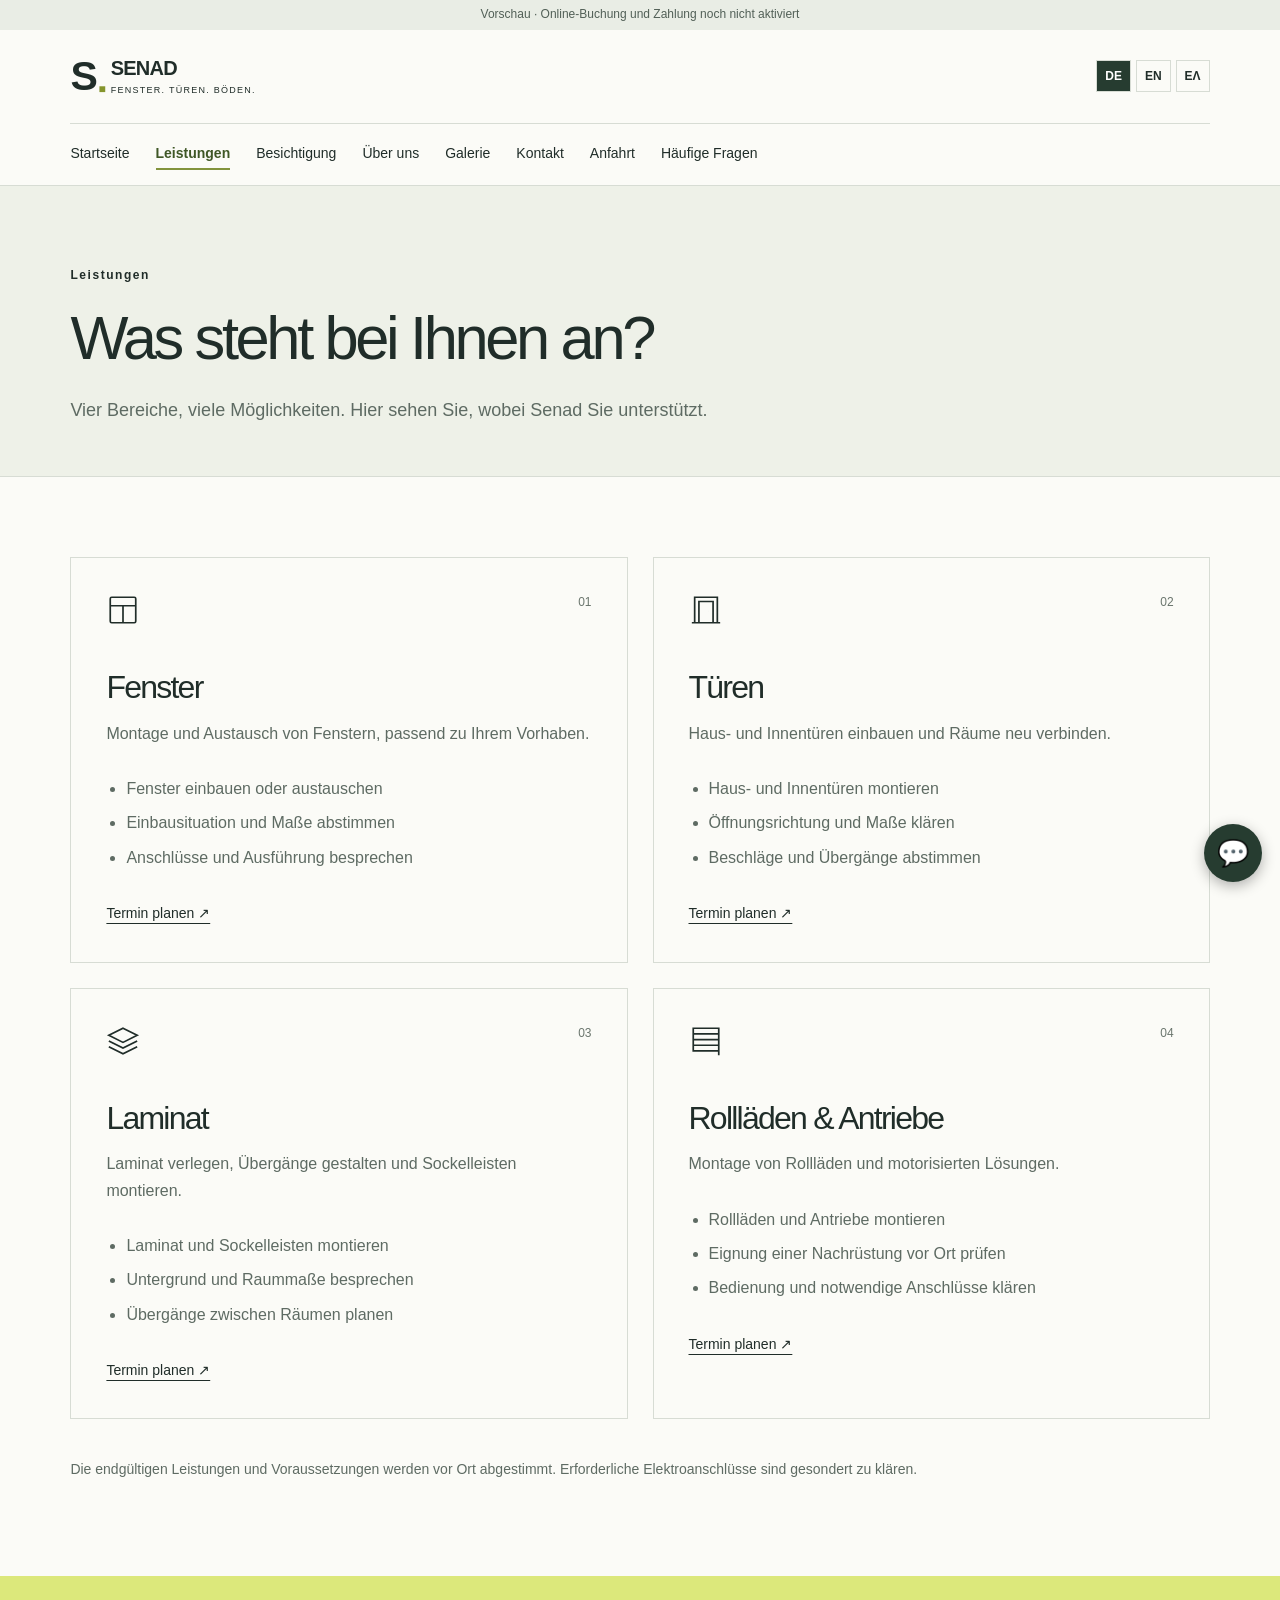
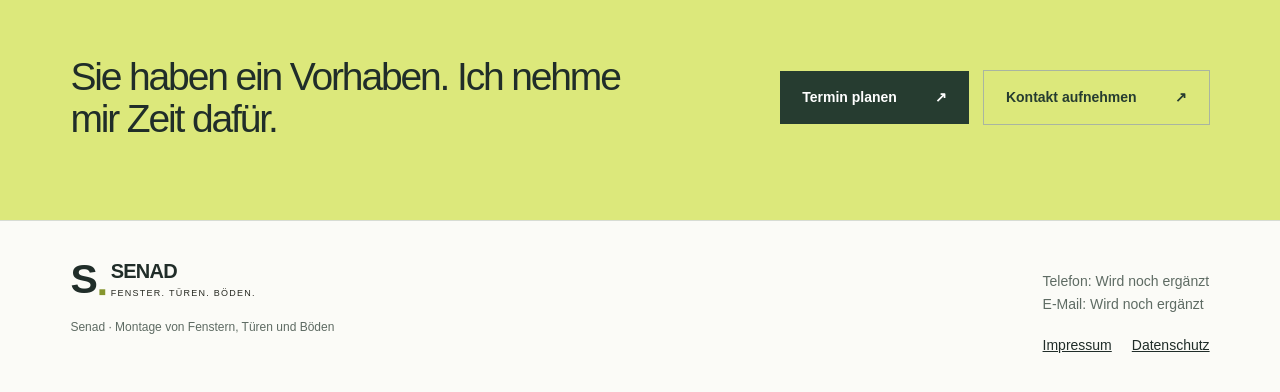
<file: leistungen.html>
<!doctype html>
<html lang="de"><head><meta charset="utf-8"><meta name="viewport" content="width=device-width, initial-scale=1"><meta name="description" content="Senad – Leistungen. Fenster, Türen, Laminat und motorisierte Rollläden."><title>Leistungen | Senad</title><link rel="icon" href="assets/favicon.svg"><link rel="stylesheet" href="style.css"><link rel="stylesheet" href="chat.css"><script defer src="chat.js"></script><script defer src="content.js"></script><script defer src="pages.js"></script><script defer src="business.js"></script><script defer src="script.js"></script></head><body data-page="leistungen"><noscript class="noscript">Bitte JavaScript für Sprachauswahl und Formular aktivieren. / Enable JavaScript for languages and the form. / Ενεργοποιήστε τη JavaScript για τις γλώσσες και τη φόρμα.</noscript><div id="site"><div class="draft">Vorschau · Online-Buchung und Zahlung noch nicht aktiviert</div><header class="multi-header"><div class="header-top"><a class="brand" href="index.html?lang=de"><span class="brand-mark">S<span>■</span></span><span>SENAD<small>FENSTER. TÜREN. BÖDEN.</small></span></a><div class="header-contact"></div><div class="languages" aria-label="Language / Sprache / Γλώσσα"><button type="button" data-lang="de" lang="de" aria-pressed="true">DE</button><button type="button" data-lang="en" lang="en" aria-pressed="false">EN</button><button type="button" data-lang="el" lang="el" aria-pressed="false">ΕΛ</button></div></div><nav class="main-nav" aria-label="Hauptnavigation"><a href="index.html?lang=de" >Startseite</a><a href="leistungen.html?lang=de" aria-current="page">Leistungen</a><a href="termin.html?lang=de" >Besichtigung</a><a href="ueber-uns.html?lang=de" >Über uns</a><a href="galerie.html?lang=de" >Galerie</a><a href="kontakt.html?lang=de" >Kontakt</a><a href="anfahrt.html?lang=de" >Anfahrt</a><a href="faq.html?lang=de" >Häufige Fragen</a></nav></header><main><section class="page-heading section"><p class="eyebrow">Leistungen</p><h1>Was steht bei Ihnen an?</h1><p class="page-lead">Vier Bereiche, viele Möglichkeiten. Hier sehen Sie, wobei Senad Sie unterstützt.</p></section><section class="section service-page-grid"><article><div class="card-top"><svg width="34" height="34" viewBox="0 0 24 24" fill="none" stroke="currentColor" stroke-width="1.2" aria-hidden="true"><rect x="3" y="3" width="18" height="18" rx="1"/><path d="M3 9h18M12 9v12"/></svg><span>01</span></div><h2>Fenster</h2><p>Montage und Austausch von Fenstern, passend zu Ihrem Vorhaben.</p><ul><li>Fenster einbauen oder austauschen</li><li>Einbausituation und Maße abstimmen</li><li>Anschlüsse und Ausführung besprechen</li></ul><a class="text-link" href="termin.html?lang=de&service=0">Termin planen ↗</a></article><article><div class="card-top"><svg width="34" height="34" viewBox="0 0 24 24" fill="none" stroke="currentColor" stroke-width="1.2" aria-hidden="true"><path d="M4 21V3h16v18M2 21h20M7 21V6h10v15M14 13h.01"/></svg><span>02</span></div><h2>Türen</h2><p>Haus- und Innentüren einbauen und Räume neu verbinden.</p><ul><li>Haus- und Innentüren montieren</li><li>Öffnungsrichtung und Maße klären</li><li>Beschläge und Übergänge abstimmen</li></ul><a class="text-link" href="termin.html?lang=de&service=1">Termin planen ↗</a></article><article><div class="card-top"><svg width="34" height="34" viewBox="0 0 24 24" fill="none" stroke="currentColor" stroke-width="1.2" aria-hidden="true"><path d="m12 3 10 5-10 5L2 8l10-5ZM2 12l10 5 10-5M2 16l10 5 10-5"/></svg><span>03</span></div><h2>Laminat</h2><p>Laminat verlegen, Übergänge gestalten und Sockelleisten montieren.</p><ul><li>Laminat und Sockelleisten montieren</li><li>Untergrund und Raummaße besprechen</li><li>Übergänge zwischen Räumen planen</li></ul><a class="text-link" href="termin.html?lang=de&service=2">Termin planen ↗</a></article><article><div class="card-top"><svg width="34" height="34" viewBox="0 0 24 24" fill="none" stroke="currentColor" stroke-width="1.2" aria-hidden="true"><path d="M3 3h18v16H3zM3 7h18M3 11h18M3 15h18M21 19v3"/></svg><span>04</span></div><h2>Rollläden &amp; Antriebe</h2><p>Montage von Rollläden und motorisierten Lösungen.</p><ul><li>Rollläden und Antriebe montieren</li><li>Eignung einer Nachrüstung vor Ort prüfen</li><li>Bedienung und notwendige Anschlüsse klären</li></ul><a class="text-link" href="termin.html?lang=de&service=3">Termin planen ↗</a></article><p class="service-note">Die endgültigen Leistungen und Voraussetzungen werden vor Ort abgestimmt. Erforderliche Elektroanschlüsse sind gesondert zu klären.</p></section><section class="callout section"><h2>Sie haben ein Vorhaben. Ich nehme mir Zeit dafür.</h2><div class="action-row"><a class="button" href="termin.html?lang=de">Termin planen <span aria-hidden="true">↗</span></a><a class="button secondary-button" href="kontakt.html?lang=de">Kontakt aufnehmen <span aria-hidden="true">↗</span></a></div></section></main><footer class="multi-footer"><div><a class="brand" href="index.html?lang=de"><span class="brand-mark">S<span>■</span></span><span>SENAD<small>FENSTER. TÜREN. BÖDEN.</small></span></a><p>Senad · Montage von Fenstern, Türen und Böden</p></div><div><p>Telefon: Wird noch ergänzt<br>E-Mail: Wird noch ergänzt</p><div class="legal-links"><a href="impressum.html?lang=de">Impressum</a><a href="datenschutz.html?lang=de">Datenschutz</a></div></div></footer></div></body></html>
</file>
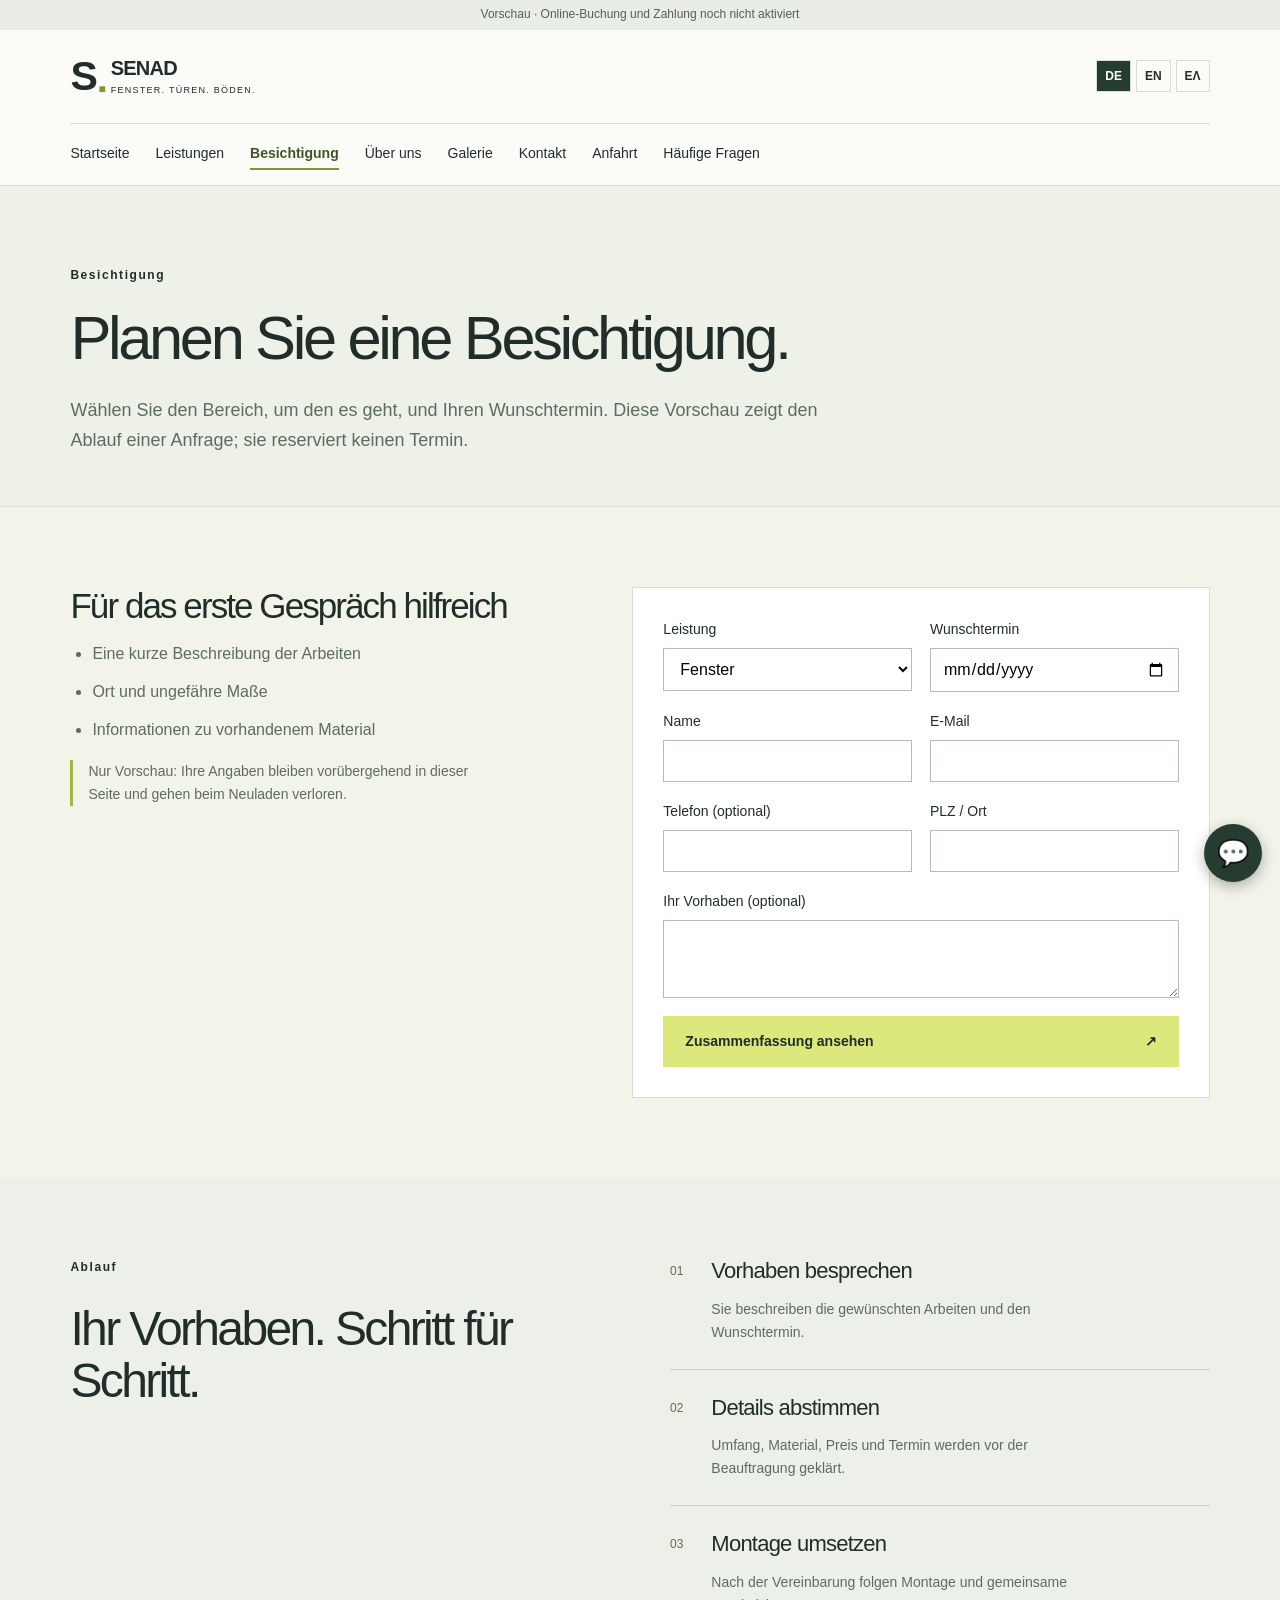
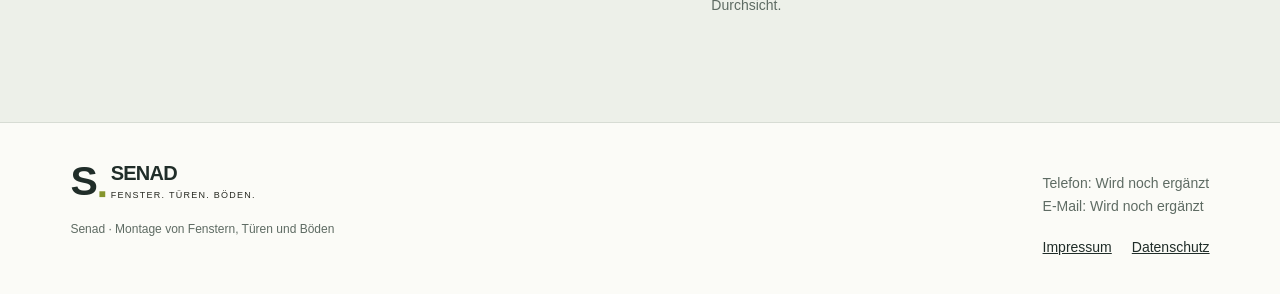
<file: termin.html>
<!doctype html>
<html lang="de"><head><meta charset="utf-8"><meta name="viewport" content="width=device-width, initial-scale=1"><meta name="description" content="Senad – Besichtigung. Fenster, Türen, Laminat und motorisierte Rollläden."><title>Besichtigung | Senad</title><link rel="icon" href="assets/favicon.svg"><link rel="stylesheet" href="style.css"><link rel="stylesheet" href="chat.css"><script defer src="chat.js"></script><script defer src="content.js"></script><script defer src="pages.js"></script><script defer src="business.js"></script><script defer src="script.js"></script></head><body data-page="termin"><noscript class="noscript">Bitte JavaScript für Sprachauswahl und Formular aktivieren. / Enable JavaScript for languages and the form. / Ενεργοποιήστε τη JavaScript για τις γλώσσες και τη φόρμα.</noscript><div id="site"><div class="draft">Vorschau · Online-Buchung und Zahlung noch nicht aktiviert</div><header class="multi-header"><div class="header-top"><a class="brand" href="index.html?lang=de"><span class="brand-mark">S<span>■</span></span><span>SENAD<small>FENSTER. TÜREN. BÖDEN.</small></span></a><div class="header-contact"></div><div class="languages" aria-label="Language / Sprache / Γλώσσα"><button type="button" data-lang="de" lang="de" aria-pressed="true">DE</button><button type="button" data-lang="en" lang="en" aria-pressed="false">EN</button><button type="button" data-lang="el" lang="el" aria-pressed="false">ΕΛ</button></div></div><nav class="main-nav" aria-label="Hauptnavigation"><a href="index.html?lang=de" >Startseite</a><a href="leistungen.html?lang=de" >Leistungen</a><a href="termin.html?lang=de" aria-current="page">Besichtigung</a><a href="ueber-uns.html?lang=de" >Über uns</a><a href="galerie.html?lang=de" >Galerie</a><a href="kontakt.html?lang=de" >Kontakt</a><a href="anfahrt.html?lang=de" >Anfahrt</a><a href="faq.html?lang=de" >Häufige Fragen</a></nav></header><main><section class="page-heading section"><p class="eyebrow">Besichtigung</p><h1>Planen Sie eine Besichtigung.</h1><p class="page-lead">Wählen Sie den Bereich, um den es geht, und Ihren Wunschtermin. Diese Vorschau zeigt den Ablauf einer Anfrage; sie reserviert keinen Termin.</p></section><section class="section booking"><div><h2>Für das erste Gespräch hilfreich</h2><ul><li>Eine kurze Beschreibung der Arbeiten</li><li>Ort und ungefähre Maße</li><li>Informationen zu vorhandenem Material</li></ul><p class="privacy-note">Nur Vorschau: Ihre Angaben bleiben vorübergehend in dieser Seite und gehen beim Neuladen verloren.</p></div><div class="booking-panel"><form id="booking-form"><label>Leistung<select name="service" required><option value="0" selected>Fenster</option><option value="1" >Türen</option><option value="2" >Laminat</option><option value="3" >Rollläden &amp; Antriebe</option></select></label><label>Wunschtermin<input name="date" type="date" required min="2026-10-06"  value=""></label><label>Name<input name="name" type="text" required maxlength="150" autocomplete="name" value=""></label><label>E-Mail<input name="email" type="email" required maxlength="150" autocomplete="email" value=""></label><label>Telefon (optional)<input name="phone" type="tel"  maxlength="150" autocomplete="tel" value=""></label><label>PLZ / Ort<input name="location" type="text" required maxlength="150" autocomplete="postal-code" value=""></label><label class="full">Ihr Vorhaben (optional)<textarea name="notes" rows="3" maxlength="2000"></textarea></label><button class="button full" type="submit">Zusammenfassung ansehen <span aria-hidden="true">↗</span></button></form></div></section><section class="process section"><div><p class="eyebrow">Ablauf</p><h2>Ihr Vorhaben. Schritt für Schritt.</h2></div><ol><li><span>01</span><div><h3>Vorhaben besprechen</h3><p>Sie beschreiben die gewünschten Arbeiten und den Wunschtermin.</p></div></li><li><span>02</span><div><h3>Details abstimmen</h3><p>Umfang, Material, Preis und Termin werden vor der Beauftragung geklärt.</p></div></li><li><span>03</span><div><h3>Montage umsetzen</h3><p>Nach der Vereinbarung folgen Montage und gemeinsame Durchsicht.</p></div></li></ol></section></main><footer class="multi-footer"><div><a class="brand" href="index.html?lang=de"><span class="brand-mark">S<span>■</span></span><span>SENAD<small>FENSTER. TÜREN. BÖDEN.</small></span></a><p>Senad · Montage von Fenstern, Türen und Böden</p></div><div><p>Telefon: Wird noch ergänzt<br>E-Mail: Wird noch ergänzt</p><div class="legal-links"><a href="impressum.html?lang=de">Impressum</a><a href="datenschutz.html?lang=de">Datenschutz</a></div></div></footer></div></body></html>
</file>
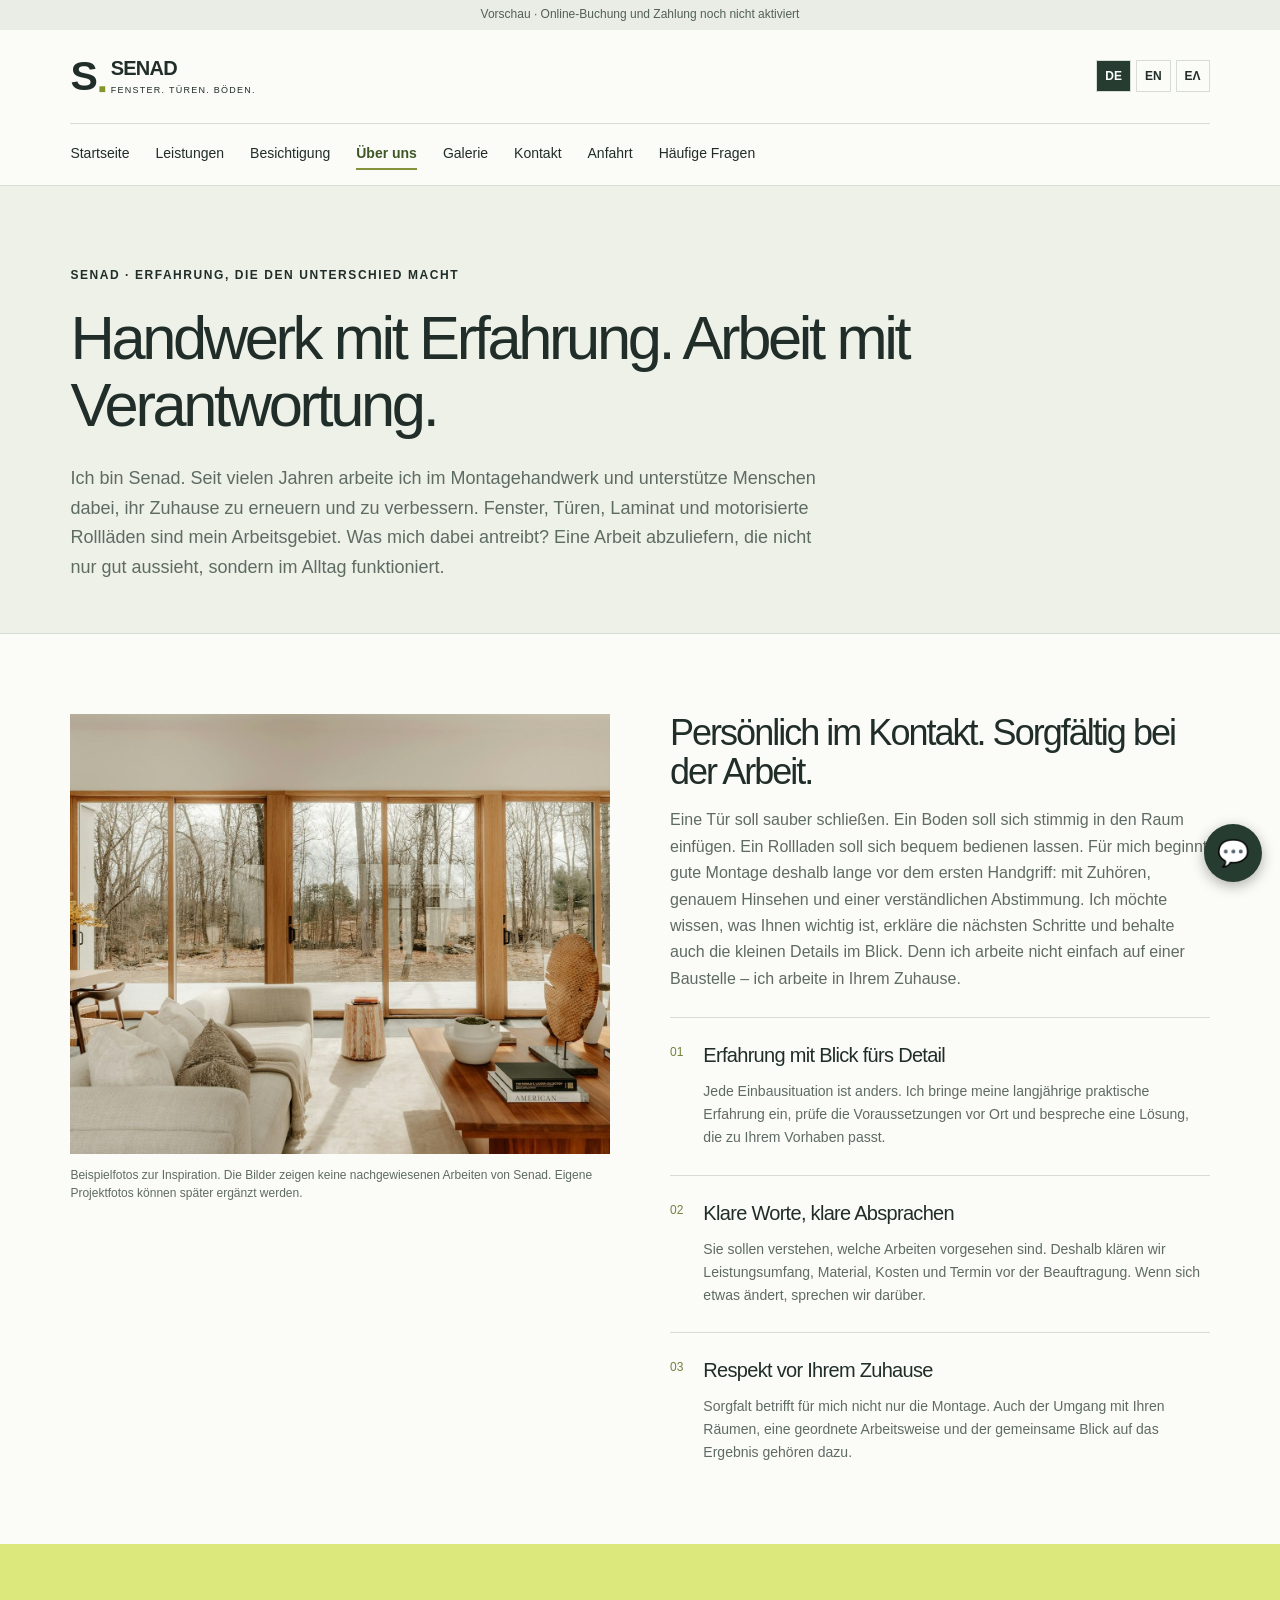
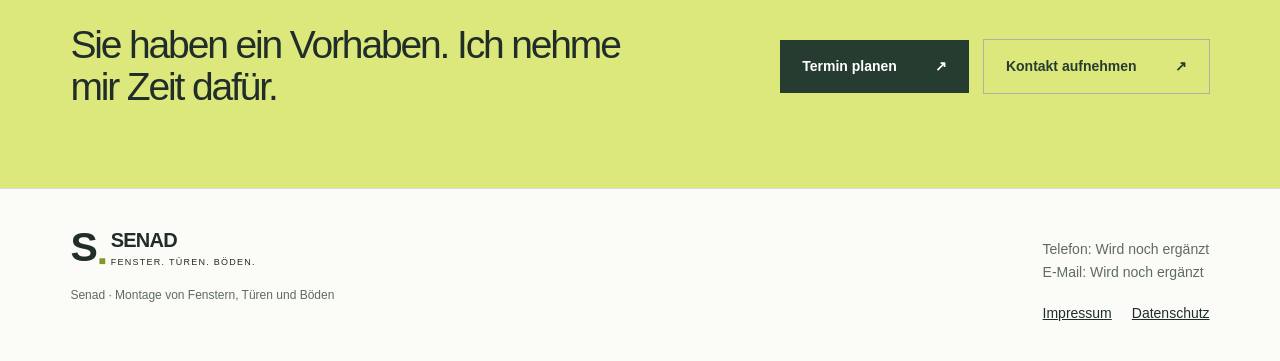
<file: ueber-uns.html>
<!doctype html>
<html lang="de"><head><meta charset="utf-8"><meta name="viewport" content="width=device-width, initial-scale=1"><meta name="description" content="Senad – Über uns. Fenster, Türen, Laminat und motorisierte Rollläden."><title>Über uns | Senad</title><link rel="icon" href="assets/favicon.svg"><link rel="stylesheet" href="style.css"><link rel="stylesheet" href="chat.css"><script defer src="chat.js"></script><script defer src="content.js"></script><script defer src="pages.js"></script><script defer src="business.js"></script><script defer src="script.js"></script></head><body data-page="ueber-uns"><noscript class="noscript">Bitte JavaScript für Sprachauswahl und Formular aktivieren. / Enable JavaScript for languages and the form. / Ενεργοποιήστε τη JavaScript για τις γλώσσες και τη φόρμα.</noscript><div id="site"><div class="draft">Vorschau · Online-Buchung und Zahlung noch nicht aktiviert</div><header class="multi-header"><div class="header-top"><a class="brand" href="index.html?lang=de"><span class="brand-mark">S<span>■</span></span><span>SENAD<small>FENSTER. TÜREN. BÖDEN.</small></span></a><div class="header-contact"></div><div class="languages" aria-label="Language / Sprache / Γλώσσα"><button type="button" data-lang="de" lang="de" aria-pressed="true">DE</button><button type="button" data-lang="en" lang="en" aria-pressed="false">EN</button><button type="button" data-lang="el" lang="el" aria-pressed="false">ΕΛ</button></div></div><nav class="main-nav" aria-label="Hauptnavigation"><a href="index.html?lang=de" >Startseite</a><a href="leistungen.html?lang=de" >Leistungen</a><a href="termin.html?lang=de" >Besichtigung</a><a href="ueber-uns.html?lang=de" aria-current="page">Über uns</a><a href="galerie.html?lang=de" >Galerie</a><a href="kontakt.html?lang=de" >Kontakt</a><a href="anfahrt.html?lang=de" >Anfahrt</a><a href="faq.html?lang=de" >Häufige Fragen</a></nav></header><main><section class="page-heading section"><p class="eyebrow">SENAD · ERFAHRUNG, DIE DEN UNTERSCHIED MACHT</p><h1>Handwerk mit Erfahrung. Arbeit mit Verantwortung.</h1><p class="page-lead">Ich bin Senad. Seit vielen Jahren arbeite ich im Montagehandwerk und unterstütze Menschen dabei, ihr Zuhause zu erneuern und zu verbessern. Fenster, Türen, Laminat und motorisierte Rollläden sind mein Arbeitsgebiet. Was mich dabei antreibt? Eine Arbeit abzuliefern, die nicht nur gut aussieht, sondern im Alltag funktioniert.</p></section><section class="section about-body"><div class="about-image"><img src="assets/interior.jpg" alt="Heller Wohnraum mit großen Fenstern"><p class="image-note">Beispielfotos zur Inspiration. Die Bilder zeigen keine nachgewiesenen Arbeiten von Senad. Eigene Projektfotos können später ergänzt werden.</p></div><div><h2>Persönlich im Kontakt. Sorgfältig bei der Arbeit.</h2><p>Eine Tür soll sauber schließen. Ein Boden soll sich stimmig in den Raum einfügen. Ein Rollladen soll sich bequem bedienen lassen. Für mich beginnt gute Montage deshalb lange vor dem ersten Handgriff: mit Zuhören, genauem Hinsehen und einer verständlichen Abstimmung. Ich möchte wissen, was Ihnen wichtig ist, erkläre die nächsten Schritte und behalte auch die kleinen Details im Blick. Denn ich arbeite nicht einfach auf einer Baustelle – ich arbeite in Ihrem Zuhause.</p><article class="value"><span>01</span><div><h3>Erfahrung mit Blick fürs Detail</h3><p>Jede Einbausituation ist anders. Ich bringe meine langjährige praktische Erfahrung ein, prüfe die Voraussetzungen vor Ort und bespreche eine Lösung, die zu Ihrem Vorhaben passt.</p></div></article><article class="value"><span>02</span><div><h3>Klare Worte, klare Absprachen</h3><p>Sie sollen verstehen, welche Arbeiten vorgesehen sind. Deshalb klären wir Leistungsumfang, Material, Kosten und Termin vor der Beauftragung. Wenn sich etwas ändert, sprechen wir darüber.</p></div></article><article class="value"><span>03</span><div><h3>Respekt vor Ihrem Zuhause</h3><p>Sorgfalt betrifft für mich nicht nur die Montage. Auch der Umgang mit Ihren Räumen, eine geordnete Arbeitsweise und der gemeinsame Blick auf das Ergebnis gehören dazu.</p></div></article></div></section><section class="callout section"><h2>Sie haben ein Vorhaben. Ich nehme mir Zeit dafür.</h2><div class="action-row"><a class="button" href="termin.html?lang=de">Termin planen <span aria-hidden="true">↗</span></a><a class="button secondary-button" href="kontakt.html?lang=de">Kontakt aufnehmen <span aria-hidden="true">↗</span></a></div></section></main><footer class="multi-footer"><div><a class="brand" href="index.html?lang=de"><span class="brand-mark">S<span>■</span></span><span>SENAD<small>FENSTER. TÜREN. BÖDEN.</small></span></a><p>Senad · Montage von Fenstern, Türen und Böden</p></div><div><p>Telefon: Wird noch ergänzt<br>E-Mail: Wird noch ergänzt</p><div class="legal-links"><a href="impressum.html?lang=de">Impressum</a><a href="datenschutz.html?lang=de">Datenschutz</a></div></div></footer></div></body></html>
</file>
<file: style.css>
:root{--background:#fbfbf7;--foreground:#202d29;--primary:#dce87b;--primary-foreground:#202d29;--border:#d7dcd4;--muted:#edf0e9;--muted-foreground:#5e6b63;--accent:#dce87b;--accent-foreground:#202d29;--radius:0}*{box-sizing:border-box}html{scroll-behavior:smooth;scroll-padding-top:25px}body{margin:0;background:var(--background);color:var(--foreground);font:16px/1.65 Arial,Helvetica,sans-serif}a{color:inherit;text-decoration:none}a:focus-visible{outline:3px solid #65862c;outline-offset:5px}a:hover{opacity:.8}.draft{background:#e9ede5;text-align:center;font-size:12px;padding:5px 15px;color:#526057}header{display:flex;align-items:center;justify-content:space-between;padding:24px 5.5%;border-bottom:1px solid var(--border)}.brand{display:flex;align-items:center;gap:12px;font-size:20px;font-weight:800;letter-spacing:-.04em;line-height:1.15}.brand small{display:block;font-size:9px;font-weight:500;letter-spacing:.14em;margin-top:5px}.brand-mark{font-size:41px;letter-spacing:-.17em;position:relative;padding-right:8px}.brand-mark span{font-size:12px;color:#85952d;position:absolute;right:0;bottom:3px}nav{display:flex;align-items:center;gap:35px;font-size:14px}.nav-cta{background:var(--foreground);color:#fff;display:flex;align-items:center;gap:25px;padding:10px 18px}.hero{display:grid;grid-template-columns:1fr 1fr;min-height:625px}.hero-content{padding:70px 9% 25px 11%;display:flex;flex-direction:column;align-items:start}.eyebrow{font-size:11px;font-weight:700;letter-spacing:.13em;margin:0 0 25px;display:flex;gap:8px;align-items:center}.eyebrow>span{width:7px;height:7px;background:#839234;border-radius:50%}h1{font-size:clamp(50px,5.5vw,86px);font-weight:500;line-height:1.04;letter-spacing:-.075em;margin:0 0 25px}h1>span{color:#718039}.lead{max-width:395px;color:#5e6b63;font-size:17px;margin:0 0 30px}.button{background:var(--primary);padding:15px 22px;font-size:14px;font-weight:600;display:flex;gap:38px;align-items:center}.hero-bottom{display:flex;justify-content:space-between;width:100%;align-items:center;margin-top:auto;padding-top:48px;font-size:10px;letter-spacing:.1em}.hero-image{position:relative;min-height:570px;background:#c8ccbe}.hero-image img{position:absolute;width:100%;height:100%;object-fit:cover}.hero-image:after{content:'';position:absolute;inset:0;background:linear-gradient(transparent 50%,#17251caa)}.image-caption{position:absolute;bottom:30px;left:35px;color:white;z-index:1}.image-caption>span:first-child{display:block;font-size:10px;letter-spacing:.12em;margin-bottom:12px}.image-caption>span:last-child{font-size:30px;font-weight:500;line-height:1.15;letter-spacing:-.04em}.service-strip{display:flex;justify-content:space-between;gap:20px;padding:24px 5.5%;background:#263c30;color:#fff;font-size:13px}.service-strip b{color:var(--primary)}.section{padding:80px 5.5%}.section-heading{display:flex;align-items:end;justify-content:space-between;gap:30px;margin-bottom:40px}h2{font-size:48px;line-height:1.08;letter-spacing:-.055em;font-weight:500;margin:0}.section-heading>p,.process>div>p:last-child{color:#5e6b63;font-size:15px}.service-grid{display:grid;grid-template-columns:repeat(4,1fr);border-left:1px solid var(--border)}.service-grid article{border:1px solid var(--border);border-left:0;padding:26px 24px;min-height:285px}.card-top{display:flex;justify-content:space-between;align-items:start;margin-bottom:43px}.card-top span{font-size:12px;color:#6a756d}h3{font-size:22px;font-weight:500;letter-spacing:-.035em;line-height:1.2;margin:0 0 13px}.service-grid p{font-size:14px;color:#5e6b63;margin:0}.process{display:grid;grid-template-columns:1fr 1fr;gap:60px;background:#edf0e9}.process ol{list-style:none;margin:0;padding:0}.process li{display:flex;gap:28px;padding:25px 0;border-top:1px solid #c8d0c6}.process li:first-child{padding-top:0;border-top:0}.process li>span{font-size:12px;color:#617044;padding-top:4px}.process li p{font-size:14px;color:#5e6b63;margin:0;max-width:400px}.contact{background:#dce87b;display:grid;grid-template-columns:1fr 1fr;gap:60px;align-items:center}.contact-details>p{font-size:18px}.pending{border-top:1px solid #9da857;padding-top:20px;font-size:14px;color:#485235}footer{display:flex;justify-content:space-between;align-items:center;gap:30px;padding:35px 5.5%}footer>span{font-size:12px;color:#5e6b63}@media(min-width:1600px){.hero{min-height:740px}.hero-content{padding-top:100px}}@media(max-width:900px){.hero-content{padding:50px 8% 25px}h1{font-size:58px}.service-grid{grid-template-columns:repeat(2,1fr)}.service-grid article{min-height:260px}.section{padding:60px 6%}.service-strip{flex-wrap:wrap;justify-content:center}.service-strip b:last-of-type{display:none}h2{font-size:40px}}@media(max-width:620px){header{padding:20px 6%}.brand{font-size:17px}.brand-mark{font-size:35px}nav{gap:15px}nav>a:not(.nav-cta){display:none}.nav-cta{padding:9px 12px;gap:15px}.hero{grid-template-columns:1fr}.hero-content{padding:45px 7% 25px}h1{font-size:62px}.hero-image{min-height:390px}.hero-bottom{padding-top:35px}.service-strip{gap:12px;font-size:12px}.service-strip b{display:none}.service-strip span{padding:0 8px}.section-heading{display:block}.section-heading>p{margin-top:25px}.service-grid{grid-template-columns:1fr}.service-grid article{min-height:auto;padding:25px}.card-top{margin-bottom:25px}.process,.contact{grid-template-columns:1fr;gap:35px}footer{align-items:start;flex-direction:column}.contact h2{font-size:42px}.draft{font-size:11px}}@media(prefers-reduced-motion:reduce){html{scroll-behavior:auto}}
.languages{display:flex;gap:5px}.languages button{font:600 12px Arial;padding:8px;border:1px solid var(--border);background:transparent;cursor:pointer}.languages button[aria-pressed=true]{background:#263c30;color:white}header{gap:25px}nav{margin-left:auto}.booking{display:grid;grid-template-columns:1fr 1.15fr;gap:60px;background:#f2f4e9}.booking>div>p{max-width:430px;color:#5e6b63}.privacy-note{font-size:14px;border-left:3px solid #a4b447;padding-left:15px}.booking-panel{background:white;border:1px solid var(--border);padding:30px}.booking form{display:grid;grid-template-columns:1fr 1fr;gap:18px}.booking label{display:flex;flex-direction:column;gap:7px;font-size:14px}.booking input,.booking textarea,.service-select{width:100%;min-width:0;border:1px solid #b4bfb4;border-radius:0;background:white;padding:11px 12px;font:16px Arial;height:auto}.booking textarea{resize:vertical}.booking input:focus,.booking textarea:focus{outline:2px solid #718039;outline-offset:2px}.full{grid-column:1/-1}.booking button{cursor:pointer}.booking button:disabled{cursor:not-allowed;opacity:.6}.booking .button{border:0;text-align:left;justify-content:space-between;line-height:1.5}.booking dl{margin:25px 0}.booking dl>div{border-bottom:1px solid var(--border);padding:10px 0;overflow-wrap:anywhere}.booking dt{font-size:12px;color:#5e6b63}.booking dd{margin:0}.edit-button{border:0;background:transparent;color:#334d31;text-decoration:underline;padding:5px 0;font-size:14px}.payment-note{font-size:14px;background:#f1f3e3;padding:15px}.payment-disabled{width:100%}.legal-links{display:flex;gap:20px;flex-wrap:wrap;font-size:14px}.legal-links a{text-decoration:underline}footer>div>p{font-size:14px;color:#5e6b63}.legal-page{max-width:1000px;margin:auto}.legal-page h1{font-size:48px;margin-top:30px;overflow-wrap:anywhere}.legal-page h2{font-size:24px;letter-spacing:-.02em}.legal-page>section{margin-top:35px}.legal-page p{white-space:pre-line;overflow-wrap:anywhere}.legal-warning{background:#fff1d8;border-left:4px solid #a96616;padding:20px}.legal-warning strong{font-size:13px}.legal-warning p{margin-bottom:0;font-size:15px}.back{font-size:14px;text-decoration:underline}html[lang=el] h1{font-size:clamp(42px,4.2vw,65px);letter-spacing:-.04em}html[lang=el] .brand small{font-size:8px}@media(max-width:850px){.booking{grid-template-columns:1fr;gap:30px}header{flex-wrap:wrap}nav{gap:20px}.languages{margin-left:auto}.hero h1{overflow-wrap:anywhere}}@media(max-width:620px){.booking form{grid-template-columns:1fr}.booking-panel{padding:20px}nav{order:3;width:100%;margin:0}nav>a:not(.nav-cta){display:block}.nav-cta{margin-left:auto}.booking h2{font-size:38px}.legal-page h1{font-size:37px}.legal-links{gap:12px}header{gap:15px}.hero-image{min-height:350px}.languages{gap:3px}}

button,input,select,textarea{font:inherit}button{cursor:pointer}button:focus-visible,select:focus-visible{outline:3px solid #718039;outline-offset:3px}.booking select{width:100%;border:1px solid #b4bfb4;background:white;padding:11px 12px;font-size:16px;min-width:0}.booking select:focus{outline:2px solid #718039}button{color:inherit}h1,h2,h3,p{overflow-wrap:break-word}.noscript{padding:20px;background:#fff1d8}@media (scripting:none){#booking-form{display:none}}
/* Pagine separate Senad HTML */
.multi-header{display:block;padding:0 5.5%;border-bottom:1px solid var(--border)}.header-top{display:flex;align-items:center;gap:25px;padding:23px 0}.header-contact{margin-left:auto;font-size:14px}.main-nav{display:flex;gap:26px;align-items:center;flex-wrap:wrap;margin:0;border-top:1px solid var(--border);padding:15px 0}.main-nav a{display:block!important;font-size:14px;padding:3px 0;border-bottom:2px solid transparent}.main-nav a[aria-current=page]{border-color:#82933c;color:#3f5726;font-weight:700}.main-nav a:last-child{border-bottom-color:transparent}.main-nav a:last-child[aria-current=page]{border-bottom-color:#82933c}.multi-header .languages{margin:0}.action-row{display:flex;flex-wrap:wrap;gap:14px;align-items:center}.button{white-space:normal}.secondary-button{background:transparent;border:1px solid #a9b5a1!important;color:#263c30}.hero .action-row{gap:12px}.hero .action-row .button{gap:15px}.home-intro{display:grid;grid-template-columns:1.1fr 1fr;gap:80px;align-items:center}.home-intro p{color:#5e6b63;max-width:470px}.home-links{display:flex;flex-direction:column}.home-links a{padding:22px 0;border-bottom:1px solid var(--border);display:flex;justify-content:space-between;gap:20px;font-size:20px;letter-spacing:-.02em}.page-heading{padding-bottom:50px;background:#eef1e8;border-bottom:1px solid var(--border)}.page-heading h1{font-size:clamp(40px,4.8vw,66px);line-height:1.1;max-width:860px;letter-spacing:-.055em}.page-lead{max-width:760px;font-size:18px;color:#5e6b63;margin:0}.page-heading .eyebrow{margin-bottom:18px}.service-page-grid{display:grid;grid-template-columns:1fr 1fr;gap:25px}.service-page-grid article{padding:35px;border:1px solid var(--border)}.service-page-grid h2{font-size:32px}.service-page-grid p,.service-page-grid li{color:#5e6b63}.service-page-grid ul{padding-left:20px;margin:25px 0}.service-page-grid li{padding:4px 0}.service-note{grid-column:1/-1;font-size:14px}.text-link{font-size:14px;text-decoration:underline;text-underline-offset:5px}.callout{background:#dce87b;display:flex;justify-content:space-between;gap:45px;align-items:center}.callout h2{max-width:550px;font-size:39px}.callout .button{background:#263c30;color:white}.callout .secondary-button{background:transparent;color:#263c30}.about-body{display:grid;grid-template-columns:1fr 1fr;gap:60px}.about-image img{width:100%;height:440px;object-fit:cover;display:block}.image-note{font-size:12px;color:#5e6b63;line-height:1.5}.about-body h2{font-size:36px}.about-body p{color:#5e6b63}.value{display:flex;gap:20px;border-top:1px solid var(--border);padding-top:25px;margin-top:25px}.value>span{font-size:12px;color:#70813e}.value h3{font-size:20px}.value p{font-size:14px;margin:0}.gallery-section{padding-top:35px}.gallery-notice{padding:15px 20px;background:#eef1e8;border-left:3px solid #91a444;font-size:14px;margin:0 0 35px;color:#526057}.gallery-grid{display:grid;grid-template-columns:1fr 1fr;gap:35px}.gallery-grid figure{margin:0;min-width:0}.gallery-grid figure:first-child{grid-column:1/-1}.gallery-grid img{width:100%;height:360px;object-fit:cover;display:block}.gallery-grid figure:first-child img{height:490px}.gallery-grid h2{font-size:22px;letter-spacing:-.025em;margin:16px 0 5px}.gallery-grid figcaption>a{font-size:12px;text-decoration:underline;color:#5e6b63}.contact-layout{display:grid;grid-template-columns:1.1fr 1fr;gap:70px}.contact-list{margin:0}.contact-list>div{padding:20px 0;border-bottom:1px solid var(--border)}.contact-list dt{font-size:12px;letter-spacing:.08em;text-transform:uppercase;color:#5e6b63;margin-bottom:5px}.contact-list dd{margin:0;font-size:22px;overflow-wrap:anywhere}.contact-list dd>a{text-decoration:underline}.contact-aside{padding:35px;background:#edf0e9;align-self:start}.contact-aside h2{font-size:36px}.contact-aside p{font-size:15px;color:#5e6b63}.contact-aside .button{margin:25px 0}.directions-layout{display:grid;grid-template-columns:1fr 1.1fr;gap:65px;align-items:start}.directions-layout h2{font-size:35px}.directions-layout p{color:#5e6b63}.address-panel{padding:35px;border:1px solid var(--border);background:#edf0e9}.small-note{font-size:12px}.directions-layout .action-row{margin-top:30px}.booking ul{padding-left:22px;color:#5e6b63}.booking li{margin:12px 0}.booking h2{font-size:35px}.multi-footer{border-top:1px solid var(--border);align-items:start}.multi-footer>.brand{align-self:start}.multi-footer>div:first-child>p{font-size:12px;margin-top:15px}.multi-footer>div:last-child{max-width:650px}.multi-footer .brand{width:max-content}.multi-footer p a{text-decoration:underline}.multi-footer .legal-links{margin-top:18px}.multi-footer .brand small{color:#282a22}html[lang=el] .main-nav{gap:18px}html[lang=el] .main-nav a{font-size:13px}html[lang=el] .page-heading h1{font-size:clamp(37px,4.5vw,62px)}
@media(max-width:900px){.main-nav{gap:18px}.home-intro,.about-body,.contact-layout,.directions-layout{gap:35px}.callout{display:block}.callout .action-row{margin-top:25px}.gallery-grid figure:first-child img{height:400px}.about-image img{height:380px}.service-page-grid article{padding:25px}}
@media(max-width:620px){.main-nav{gap:8px 20px;padding:13px 0}.main-nav a{font-size:13px}.header-top{padding:18px 0;gap:15px}.header-contact{display:none}.multi-header .languages{margin-left:auto}.home-intro,.service-page-grid,.about-body,.contact-layout,.directions-layout{grid-template-columns:1fr;gap:30px}.page-heading{padding-top:45px;padding-bottom:35px}.page-lead{font-size:16px}.gallery-grid{grid-template-columns:1fr;gap:30px}.gallery-grid figure:first-child{grid-column:auto}.gallery-grid img,.gallery-grid figure:first-child img{height:300px}.about-image img{height:300px}.callout h2{font-size:33px}.service-page-grid article{padding:25px}.contact-aside,.address-panel{padding:25px}.contact-list dd{font-size:19px}.home-intro h2{font-size:37px}.main-nav{order:initial}.multi-footer{gap:25px}.service-strip{justify-content:space-around}.multi-footer>div:last-child{max-width:100%}}

/* Home: schede servizi con foto */
.home-cards{display:grid;grid-template-columns:repeat(4,1fr);gap:18px;padding-top:0}
.home-card{display:flex;flex-direction:column;background:var(--muted);border:1px solid var(--border);color:var(--foreground);text-decoration:none;overflow:hidden;transition:transform .2s,box-shadow .2s}
.home-card:hover{transform:translateY(-4px);box-shadow:0 10px 24px rgba(0,0,0,.12)}
.home-card img{width:100%;height:180px;object-fit:cover;display:block}
.home-card>div{padding:18px}
.home-card span{font-size:12px;letter-spacing:.12em;color:#6f7d33}
.home-card h3{margin:6px 0 8px;font-size:20px}
.home-card p{margin:0;font-size:15px;line-height:1.5;color:#52605a}
.home-card-dark{background:#263c30;color:#fff;justify-content:flex-end}
.home-card-dark svg{margin:18px 18px 0;color:#dce87b}
.home-card-dark span{color:#dce87b}
.home-card-dark p{color:#d5ddd6}
@media(max-width:900px){.home-cards{grid-template-columns:repeat(2,1fr)}}
@media(max-width:520px){.home-cards{grid-template-columns:1fr}}

/* Pagina FAQ */
.faq-list{max-width:820px}
.faq-list details{border-bottom:1px solid var(--border);padding:18px 0}
.faq-list summary{cursor:pointer;font-size:20px;font-weight:600;list-style:none;display:flex;justify-content:space-between;gap:12px}
.faq-list summary::after{content:'+';color:#6f7d33;font-size:24px}
.faq-list details[open] summary::after{content:'–'}
.faq-list p{margin:12px 0 0;color:#52605a;line-height:1.6}

/* Tutti i dispositivi: testi leggibili e link facili da toccare */
.eyebrow{font-size:12px}
/* zona di tocco più alta senza spostare niente (padding + margine negativo) */
.service-strip a,.legal-links a,.text-link,.back{display:inline-block;padding-block:.35rem;margin-block:-.35rem}
@media (pointer:coarse){.service-strip a,.legal-links a,.text-link,.back{padding-block:.7rem;margin-block:-.7rem}}
@media (max-width:620px){
 .draft,.hero-bottom,.image-caption>span:first-child{font-size:12px}
 .brand small{font-size:10px}
 html[lang=el] .brand small{font-size:9px}
 /* la frase sulla foto resta dentro la foto */
 .image-caption{left:20px;right:20px;bottom:22px}
 .image-caption>span:last-child{font-size:24px}
}
</file>
<file: chat.css>
#sc-btn{position:fixed;right:18px;bottom:18px;z-index:9999;width:58px;height:58px;border-radius:50%;border:0;background:#263c30;color:#dce87b;font-size:26px;cursor:pointer;box-shadow:0 4px 14px rgba(0,0,0,.3)}
#sc-box{position:fixed;right:18px;bottom:88px;z-index:9999;width:340px;max-width:calc(100vw - 36px);height:460px;max-height:calc(100vh - 110px);background:#fbfbf7;border:1px solid #d7dcd4;border-radius:14px;box-shadow:0 8px 28px rgba(0,0,0,.25);display:none;flex-direction:column;overflow:hidden;font:15px/1.4 system-ui,sans-serif;color:#202d29}
#sc-box.open{display:flex}
#sc-head{background:#263c30;color:#fff;padding:12px 14px;font-weight:600;display:flex;justify-content:space-between;align-items:center}
#sc-head button{background:none;border:0;color:#dce87b;font-size:20px;cursor:pointer}
#sc-msgs{flex:1;min-height:0;overflow-y:auto;padding:12px;display:flex;flex-direction:column;gap:8px;background:#edf0e9}
.sc-m{max-width:85%;padding:8px 11px;border-radius:12px;word-wrap:break-word}
.sc-u{align-self:flex-end;background:#dce87b}
.sc-b{align-self:flex-start;background:#fff;border:1px solid #d7dcd4}
.sc-b ul{margin:6px 0 0;padding-left:18px}
.sc-b a{color:#263c30;font-weight:600}
#sc-form{display:flex;gap:6px;padding:8px;border-top:1px solid #d7dcd4;background:#fbfbf7}
#sc-in{flex:1;min-width:0;padding:9px;border:1px solid #d7dcd4;border-radius:8px;font:inherit}
#sc-form button{background:#263c30;color:#fff;border:0;border-radius:8px;padding:0 14px;cursor:pointer;font:inherit}
</file>
